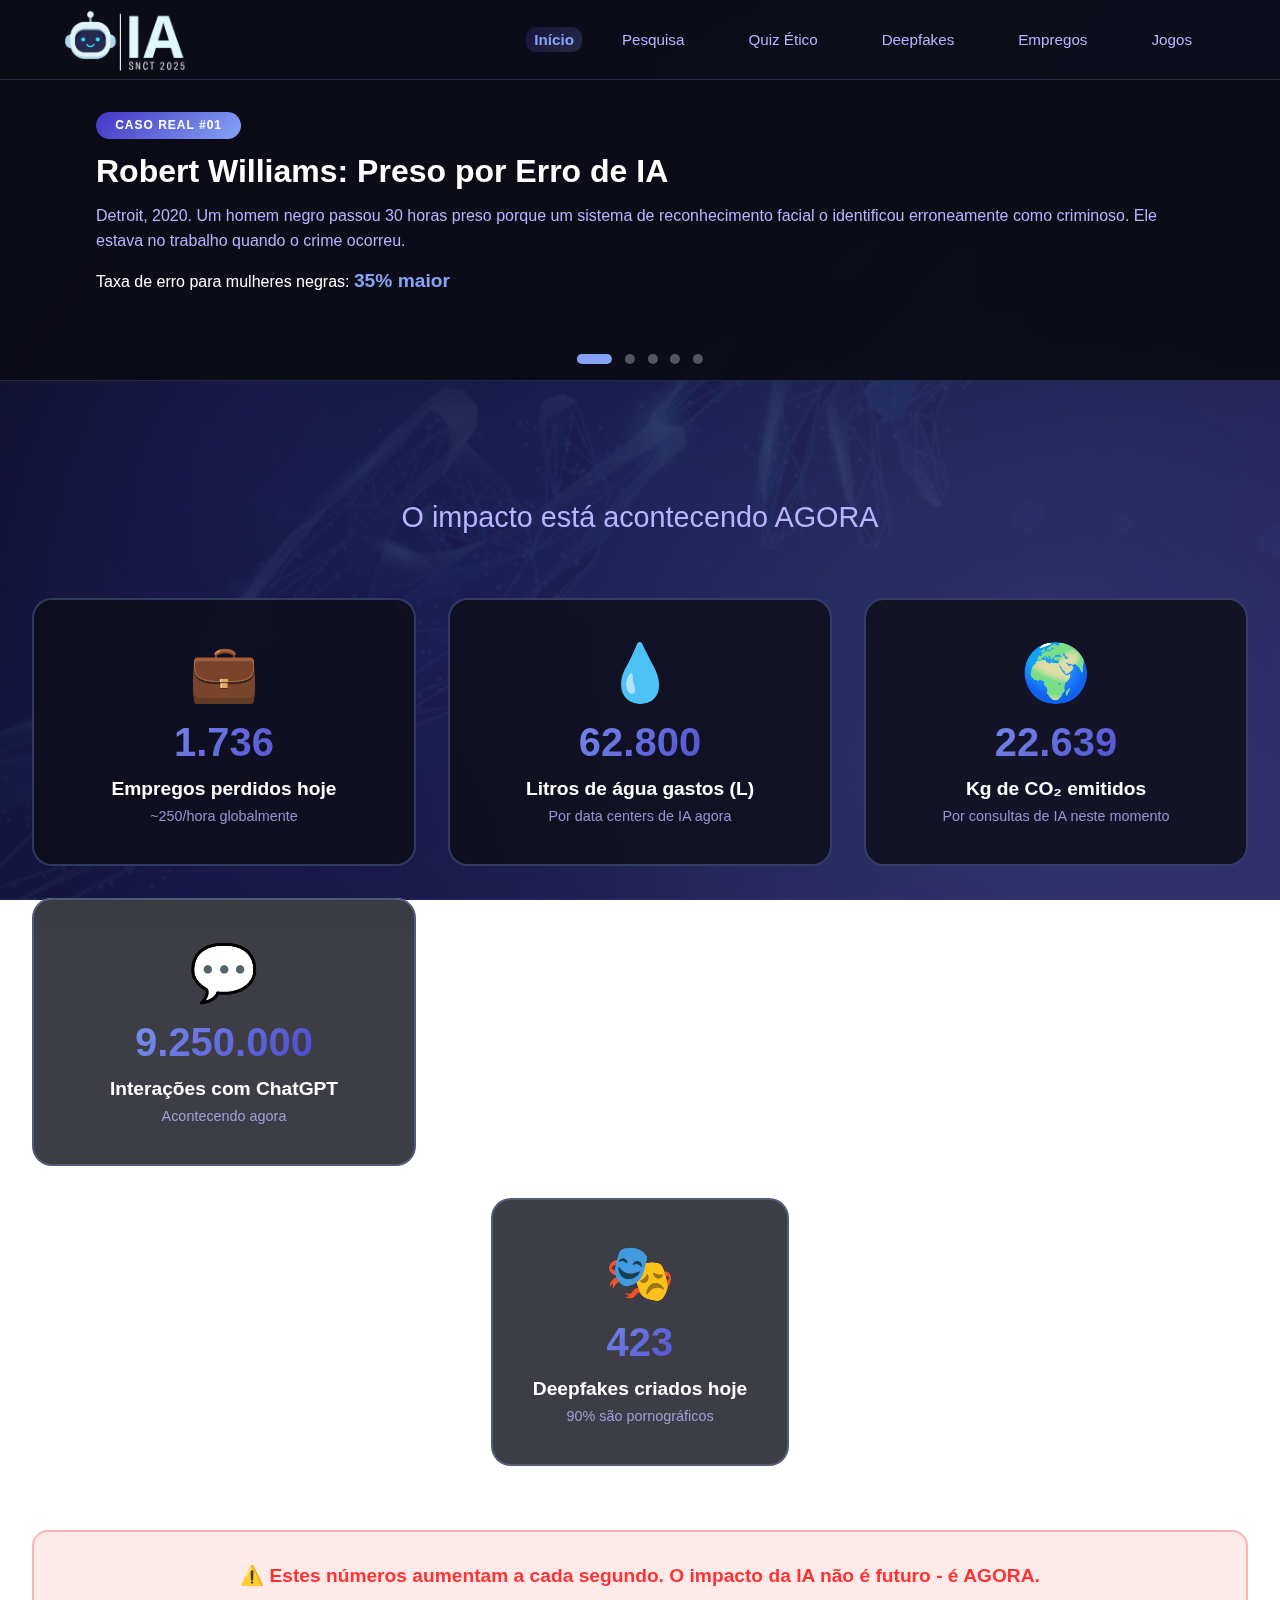
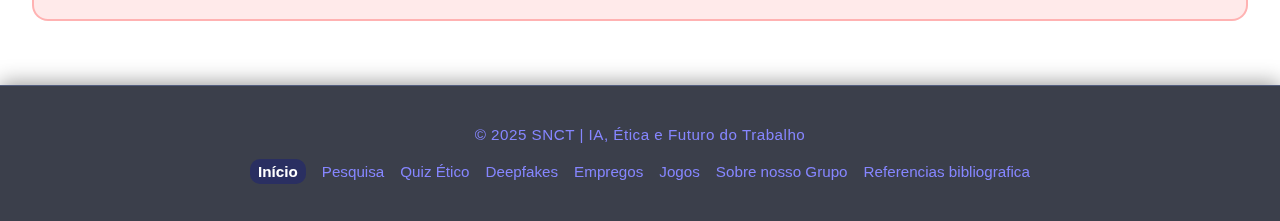
<file: index.html>
<!DOCTYPE html>
<html lang="pt-BR">
<head>
    <meta charset="UTF-8">
    <meta name="viewport" content="width=device-width, initial-scale=1.0">
    <title>Início | IA SNCT 2025</title>
    <link rel="stylesheet" href="pesqui.css">
</head>
<style>
    body {
    font-family: -apple-system, BlinkMacSystemFont, 'Segoe UI', Roboto, 'Helvetica Neue', Arial, sans-serif;
    background: linear-gradient(135deg, rgba(12, 12, 22, 0.95) 0%, rgba(26, 24, 69, 0.85) 50%, rgba(45, 39, 100, 0.95) 100%),
                url('./imagens/image.png');
    background-size: cover;
    background-position: center;
    background-attachment: fixed;
    background-repeat: no-repeat;
    color: var(--text-white);
    min-height: 100vh;
    position: relative;
    overflow-x: hidden;
    padding-top: 0px;
    }

    body::before {
    content: '';
    position: fixed;
    top: 0;
    left: 0;
    width: 100%;
    height: 100%;
    background: 
        radial-gradient(circle at 20% 50%, rgba(65, 54, 195, 0.15) 0%, transparent 50%),
        radial-gradient(circle at 80% 80%, rgba(135, 163, 247, 0.15) 0%, transparent 50%);
    pointer-events: none;
    z-index: 0;
}

</style>
    <header>
        <div class="logo">
            <img src="./imagens/logo.png" alt="SNCT 2025" />
        </div>

        <nav>
            <ul>
                <li><a href="index.html" class="active">Início</a></li>
                <li><a href="pesqui.html">Pesquisa</a></li>
                <li><a href="quiz.html">Quiz Ético</a></li>
                <li><a href="ia.html">Deepfakes</a></li>
                <li><a href="emprego.html">Empregos</a></li>
                <li><a href="det.html">Jogos</a></li>
            </ul>
        </nav>
    </header>

<section class="carousel-section">
    <div class="carousel-container">
        <div class="carousel-slide active">
            <div class="slide-content">
                <span class="slide-tag">Caso Real #01</span>
                <h2>Robert Williams: Preso por Erro de IA</h2>
                <p>Detroit, 2020. Um homem negro passou 30 horas preso porque um sistema de reconhecimento facial o identificou erroneamente como criminoso. Ele estava no trabalho quando o crime ocorreu.</p>
                <div>Taxa de erro para mulheres negras: <span class="highlight">35% maior</span></div>
            </div>
        </div>

        <div class="carousel-slide">
            <div class="slide-content">
                <span class="slide-tag">Caso Real #02</span>
                <h2>Amazon: IA Sexista no Recrutamento</h2>
                <p>2018. A Amazon abandonou seu sistema de IA para avaliar currículos após descobrir que discriminava sistematicamente mulheres, penalizando a palavra "mulher" e universidades femininas.</p>
                <div>Sistema treinado com <span class="highlight">10 anos</span> de dados enviesados</div>
            </div>
        </div>

        <div class="carousel-slide">
            <div class="slide-content">
                <span class="slide-tag">Caso Real #03</span>
                <h2>Uber: Morte por Carro Autônomo</h2>
                <p>Arizona, 2018. Uma pedestre foi morta por carro autônomo da Uber. O sistema a classificou como "objeto desconhecido", depois "veículo", depois "bicicleta". Quem é o responsável?</p>
                <div>Responsabilidade: <span class="highlight">Difusa e não resolvida</span></div>
            </div>
        </div>

        <div class="carousel-slide">
            <div class="slide-content">
                <span class="slide-tag">Caso Real #04</span>
                <h2>COMPAS: Justiça Algorítmica Racista</h2>
                <p>EUA. Sistema usado em tribunais classificava réus negros como "alto risco" com frequência 2x maior que brancos, mesmo com fichas criminais idênticas.</p>
                <div>Falsos positivos para negros: <span class="highlight">45%</span> vs 23% brancos</div>
            </div>
        </div>

        <div class="carousel-slide">
            <div class="slide-content">
                <span class="slide-tag">Caso Real #05</span>
                <h2>Deepfake: Fraude de US$ 243 Mil</h2>
                <p>Criminosos usaram deepfake de voz do CEO para convencer gerente financeiro a transferir dinheiro. O gerente estava convencido de estar falando com seu chefe real.</p>
                <div>Deepfakes pornográficos: <span class="highlight">90%</span> vitimizam mulheres</div>
            </div>
        </div>

        <div class="carousel-indicators">
            <span class="indicator active" data-slide="0"></span>
            <span class="indicator" data-slide="1"></span>
            <span class="indicator" data-slide="2"></span>
            <span class="indicator" data-slide="3"></span>
            <span class="indicator" data-slide="4"></span>
        </div>
    </div>
</section>

<section id="contador" class="container">
  <div class="header">
    <p class="hero-subtitle">O impacto está acontecendo AGORA</p>
  </div>

<div class="counter-grid">
    <div class="counter-card">
      <div class="counter-icon">💼</div>
      <div class="counter-number" data-target="3472" data-increment="0.35">0</div>
      <div class="counter-label">Empregos perdidos hoje</div>
      <div class="counter-sublabel">~250/hora globalmente</div>
    </div>

    <div class="counter-card">
      <div class="counter-icon">💧</div>
      <div class="counter-number" data-target="125600" data-increment="12.5">0</div>
      <div class="counter-label">Litros de água gastos (L)</div>
      <div class="counter-sublabel">Por data centers de IA agora</div>
    </div>

    <div class="counter-card">
      <div class="counter-icon">🌍</div>
      <div class="counter-number" data-target="45280" data-increment="4.3">0</div>
      <div class="counter-label">Kg de CO₂ emitidos</div>
      <div class="counter-sublabel">Por consultas de IA neste momento</div>
    </div>

    <div class="counter-card">
      <div class="counter-icon">💬</div>
      <div class="counter-number" data-target="18500000" data-increment="1200">0</div>
      <div class="counter-label">Interações com ChatGPT</div>
      <div class="counter-sublabel">Acontecendo agora</div>
    </div>

    <!-- DEEPFAKE CENTRALIZADO -->
    <div class="counter-card" style="grid-column: 1 / -1; max-width: 600px; margin: 0 auto;">
      <div class="counter-icon">🎭</div>
      <div class="counter-number" data-target="847" data-increment="0.8">0</div>
      <div class="counter-label">Deepfakes criados hoje</div>
      <div class="counter-sublabel">90% são pornográficos</div>
    </div>
  </div>
  
  <div class="counter-footer">
    <p>⚠️ Estes números aumentam a cada segundo. O impacto da IA não é futuro - é AGORA.</p>
  </div>
</section>
<footer>
        <p>© 2025 SNCT | IA, Ética e Futuro do Trabalho</p>
        <ul>
                <li><a href="index.html">Início</a></li>
                <li><a href="pesqui.html">Pesquisa</a></li>
                <li><a href="quiz.html">Quiz Ético</a></li>
                <li><a href="ia.html" class="active">Deepfakes</a></li>
                <li><a href="emprego.html">Empregos</a></li>
                <li><a href="det.html">Jogos</a></li>
                <li><a href="sobre.html">Sobre nosso Grupo</a></li>
                <li><a href="fontes.html">Referencias bibliografica</a></li>
            </ul>
    </footer>
</body>
</html>

<script src="./src/js/fotter.js"></script>
    <script src="./src/js/index.js"></script>
</body>


</html>
</file>
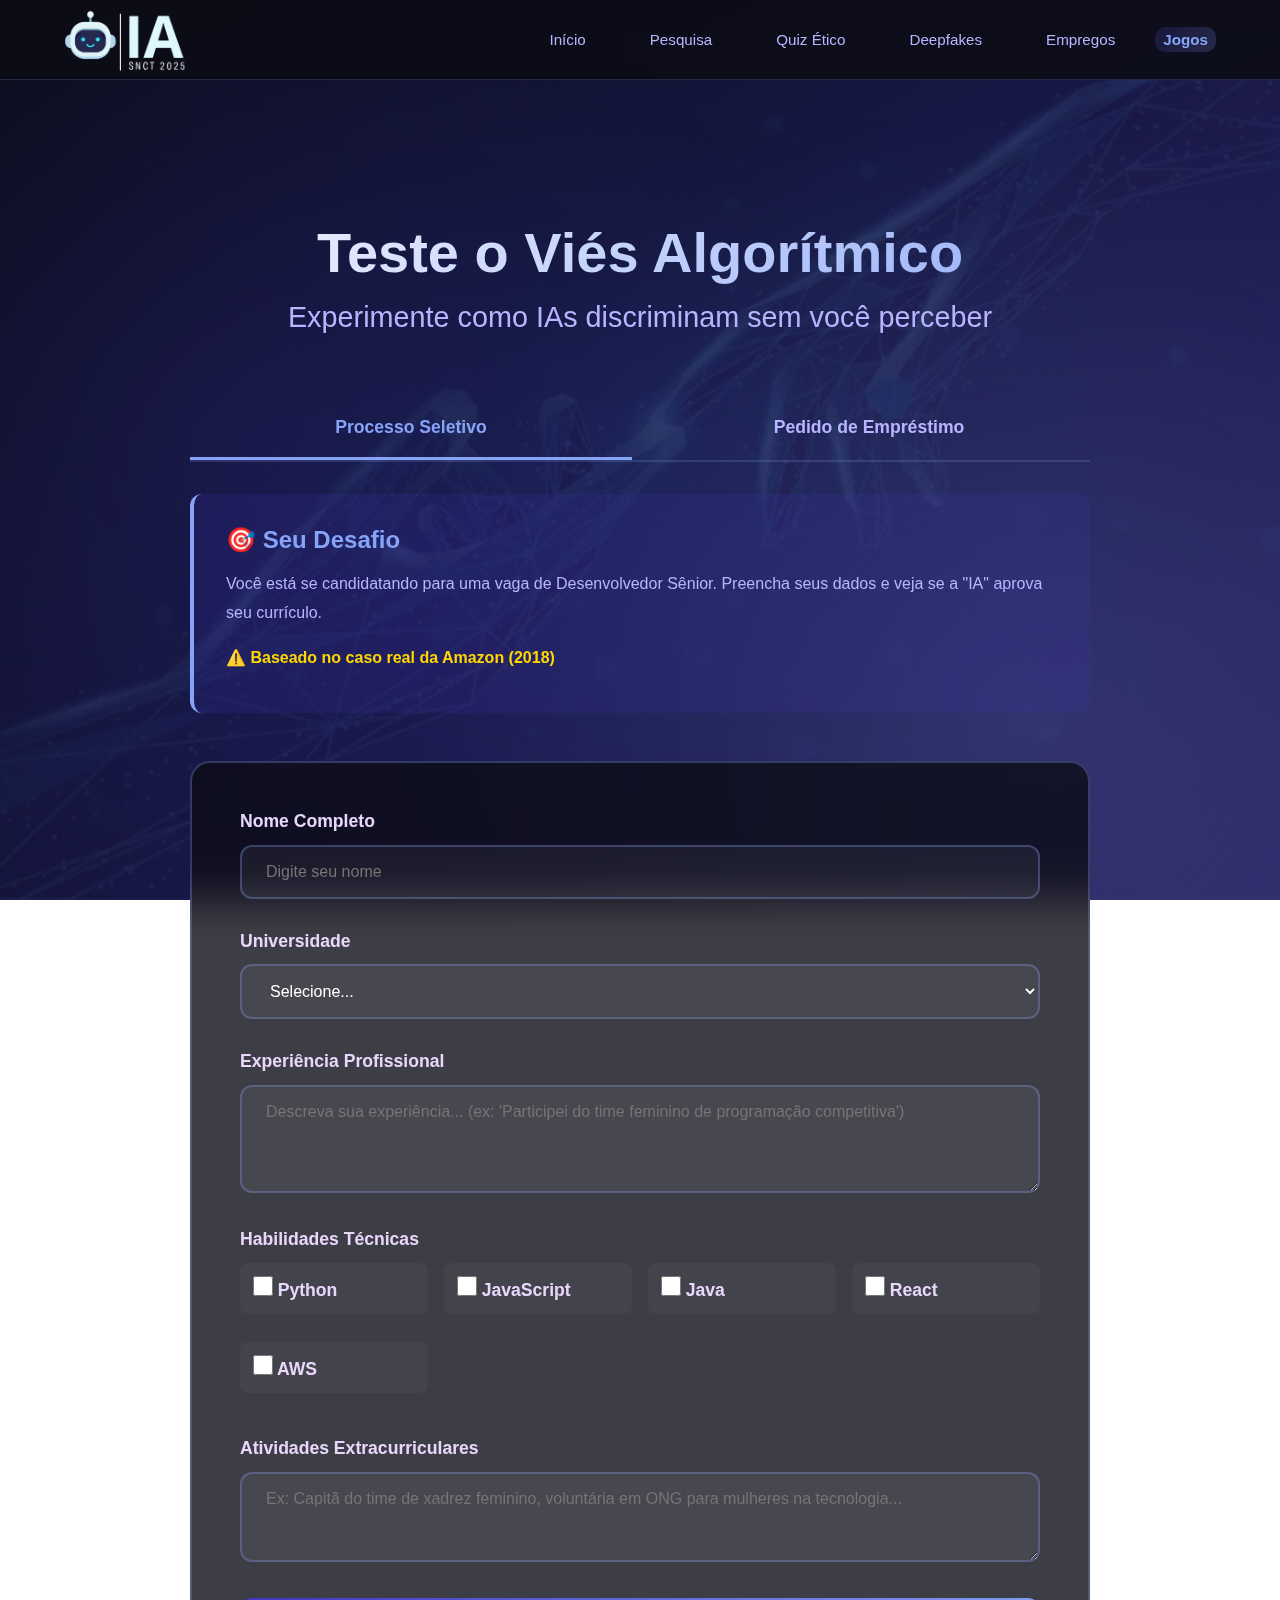
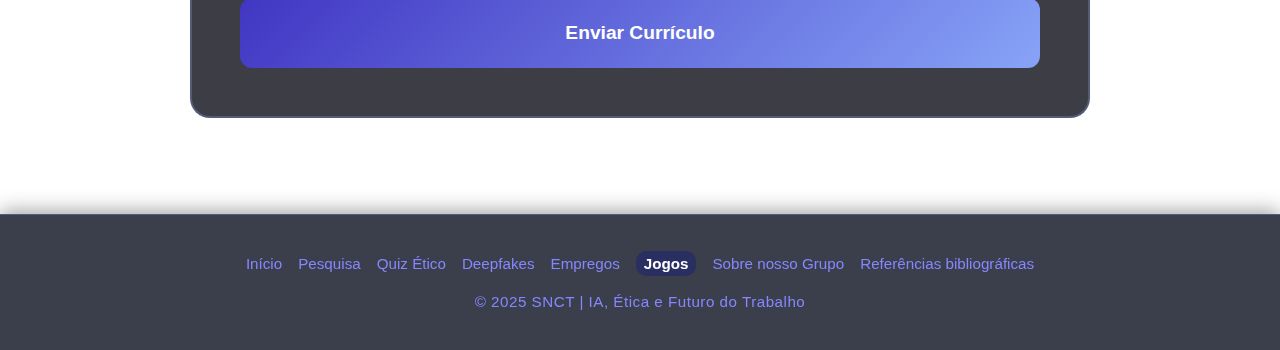
<file: det.html>
<!DOCTYPE html>
<html lang="pt-BR">
<head>
    <meta charset="UTF-8">
    <meta name="viewport" content="width=device-width, initial-scale=1.0">
    <title>IA, Ética e Futuro do Trabalho | SNCT 2025</title>
    <link rel="stylesheet" href="pesqui.css">
</head>
<style>
    body {
    font-family: -apple-system, BlinkMacSystemFont, 'Segoe UI', Roboto, 'Helvetica Neue', Arial, sans-serif;
    background: linear-gradient(135deg, rgba(12, 12, 22, 0.95) 0%, rgba(26, 24, 69, 0.85) 50%, rgba(45, 39, 100, 0.95) 100%),
                url('./imagens/image.png');
    background-size: cover;
    background-position: center;
    background-attachment: fixed;
    background-repeat: no-repeat;
    color: var(--text-white);
    min-height: 100vh;
    position: relative;
    overflow-x: hidden;
    }

    body::before {
    content: '';
    position: fixed;
    top: 0;
    left: 0;
    width: 100%;
    height: 100%;
    background: 
        radial-gradient(circle at 20% 50%, rgba(65, 54, 195, 0.15) 0%, transparent 50%),
        radial-gradient(circle at 80% 80%, rgba(135, 163, 247, 0.15) 0%, transparent 50%);
    pointer-events: none;
    z-index: 0;
}

</style>
<body>
    <header>
<div class="logo">
    <img src="./imagens/logo.png" alt="SNCT 2025" />
</div>

        <nav>
            <ul>
                <li><a href="index.html">Início</a></li>
                <li><a href="pesqui.html">Pesquisa</a></li>
                <li><a href="quiz.html">Quiz Ético</a></li>
                <li><a href="ia.html">Deepfakes</a></li>
                <li><a href="emprego.html">Empregos</a></li>
                <li><a href="det.html" class="active">Jogos</a></li>
            </ul>
        </nav>
    </header>

    <section id="vies" class="container">
    <div class="header">
        <h1>Teste o Viés Algorítmico</h1>
        <p class="hero-subtitle">Experimente como IAs discriminam sem você perceber</p>
    </div>

    <div class="bias-game">
        <div class="game-tabs">
            <button class="tab-btn active" data-game="curriculo">Processo Seletivo</button>
            <button class="tab-btn" data-game="emprestimo">Pedido de Empréstimo</button>
        </div>

        <!-- JOGO 1: CURRÍCULO -->
        <div id="game-curriculo" class="game-content active">
            <div class="game-intro">
                <h3>🎯 Seu Desafio</h3>
                <p>Você está se candidatando para uma vaga de Desenvolvedor Sênior. Preencha seus dados e veja se a "IA" aprova seu currículo.</p>
                <p class="warning">⚠️ Baseado no caso real da Amazon (2018)</p>
            </div>

            <div class="form-container">
                <div class="form-group">
                    <label>Nome Completo</label>
                    <input type="text" id="nome" placeholder="Digite seu nome">
                </div>

                <div class="form-group">
                    <label>Universidade</label>
                    <select id="universidade">
                        <option value="">Selecione...</option>
                        <option value="usp">USP</option>
                        <option value="unicamp">UNICAMP</option>
                        <option value="ufrj">UFRJ</option>
                        <option value="ufmg">UFMG</option>
                        <option value="mackenzie">Mackenzie</option>
                        <option value="puc">PUC</option>
                        <option value="unigranrio">UniGranRio (Feminina)</option>
                        <option value="hunter">Hunter College (EUA - Feminina)</option>
                    </select>
                </div>

                <div class="form-group">
                    <label>Experiência Profissional</label>
                    <textarea id="experiencia" rows="4" placeholder="Descreva sua experiência... (ex: 'Participei do time feminino de programação competitiva')"></textarea>
                </div>

                <div class="form-group">
                    <label>Habilidades Técnicas</label>
                    <div class="skills-options">
                        <label class="checkbox-label">
                            <input type="checkbox" value="python"> Python
                        </label>
                        <label class="checkbox-label">
                            <input type="checkbox" value="javascript"> JavaScript
                        </label>
                        <label class="checkbox-label">
                            <input type="checkbox" value="java"> Java
                        </label>
                        <label class="checkbox-label">
                            <input type="checkbox" value="react"> React
                        </label>
                        <label class="checkbox-label">
                            <input type="checkbox" value="aws"> AWS
                        </label>
                    </div>
                </div>

                <div class="form-group">
                    <label>Atividades Extracurriculares</label>
                    <textarea id="atividades" rows="3" placeholder="Ex: Capitã do time de xadrez feminino, voluntária em ONG para mulheres na tecnologia..."></textarea>
                </div>

                <button id="submitCurriculo" class="btn btn-large">Enviar Currículo</button>
            </div>

            <div id="resultCurriculo" class="game-result">
                <!-- Resultado aparece aqui -->
            </div>
        </div>

        <!-- JOGO 2: EMPRÉSTIMO -->
        <div id="game-emprestimo" class="game-content">
            <div class="game-intro">
                <h3>🏦 Seu Desafio</h3>
                <p>Você precisa de um empréstimo de R$ 50.000 para abrir seu negócio. Preencha o formulário e veja se a "IA do banco" aprova.</p>
                <p class="warning">⚠️ Baseado em casos reais de discriminação financeira</p>
            </div>

            <div class="form-container">
                <div class="form-group">
                    <label>Nome Completo</label>
                    <input type="text" id="nomeEmp" placeholder="Digite seu nome">
                </div>

                <div class="form-group">
                    <label>CEP do Endereço</label>
                    <input type="text" id="cep" placeholder="00000-000">
                    <small>Alguns CEPs são automaticamente marcados como "alto risco"</small>
                </div>

                <div class="form-group">
                    <label>Renda Mensal</label>
                    <input type="number" id="renda" placeholder="5000">
                </div>

                <div class="form-group">
                    <label>Profissão</label>
                    <select id="profissao">
                        <option value="">Selecione...</option>
                        <option value="engenheiro">Engenheiro</option>
                        <option value="medico">Médico</option>
                        <option value="professor">Professor</option>
                        <option value="autonomo">Autônomo</option>
                        <option value="artista">Artista</option>
                        <option value="comerciante">Comerciante</option>
                        <option value="motorista">Motorista</option>
                        <option value="domestica">Empregada Doméstica</option>
                    </select>
                </div>

                <div class="form-group">
                    <label>Histórico de Crédito</label>
                    <select id="credito">
                        <option value="excelente">Excelente (Score 900+)</option>
                        <option value="bom">Bom (Score 700-899)</option>
                        <option value="regular">Regular (Score 500-699)</option>
                        <option value="ruim">Ruim (Score < 500)</option>
                    </select>
                </div>

                <div class="form-group">
                    <label>Possui Dependentes?</label>
                    <select id="dependentes">
                        <option value="nao">Não</option>
                        <option value="1-2">Sim, 1-2</option>
                        <option value="3+">Sim, 3 ou mais</option>
                    </select>
                </div>

                <button id="submitEmprestimo" class="btn btn-large">Solicitar Empréstimo</button>
            </div>

            <div id="resultEmprestimo" class="game-result">
                <!-- Resultado aparece aqui -->
            </div>
        </div>
    </div>
</section>

<script src="./src/js/det.js"></script>

      <footer>
  <ul>
    <li><a href="index.html">Início</a></li>
    <li><a href="pesqui.html">Pesquisa</a></li>
    <li><a href="quiz.html">Quiz Ético</a></li>
    <li><a href="ia.html">Deepfakes</a></li>
    <li><a href="emprego.html">Empregos</a></li>
    <li><a href="det.html">Jogos</a></li>
    <li><a href="sobre.html">Sobre nosso Grupo</a></li>
    <li><a href="fontes.html">Referências bibliográficas</a></li>
  </ul>
  <p>© 2025 SNCT | IA, Ética e Futuro do Trabalho</p>
</footer>
<script src="./src/js/fotter.js"></script>
</body>
</html>

</body>
</html>
</file>
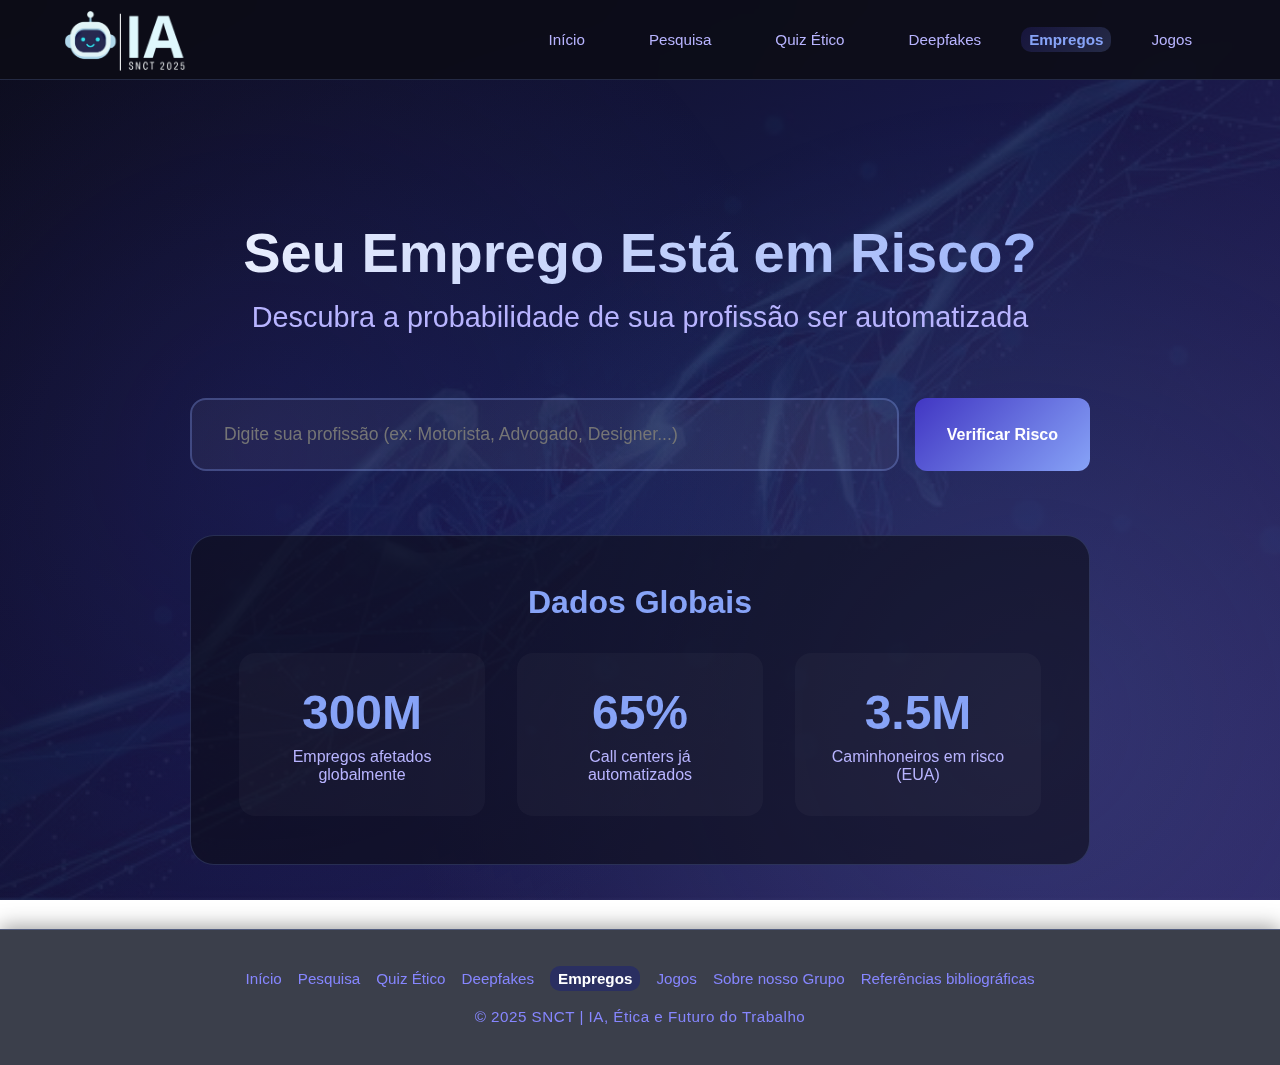
<file: emprego.html>
<!DOCTYPE html>
<html lang="pt-BR">
<head>
    <meta charset="UTF-8">
    <meta name="viewport" content="width=device-width, initial-scale=1.0">
    <title>IA, Ética e Futuro do Trabalho | SNCT 2025</title>
    <link rel="stylesheet" href="pesqui.css">
</head>
<style>
    body {
    font-family: -apple-system, BlinkMacSystemFont, 'Segoe UI', Roboto, 'Helvetica Neue', Arial, sans-serif;
    background: linear-gradient(135deg, rgba(12, 12, 22, 0.95) 0%, rgba(26, 24, 69, 0.85) 50%, rgba(45, 39, 100, 0.95) 100%),
                url('./imagens/image.png');
    background-size: cover;
    background-position: center;
    background-attachment: fixed;
    background-repeat: no-repeat;
    color: var(--text-white);
    min-height: 100vh;
    position: relative;
    overflow-x: hidden;
    }

    body::before {
    content: '';
    position: fixed;
    top: 0;
    left: 0;
    width: 100%;
    height: 100%;
    background: 
        radial-gradient(circle at 20% 50%, rgba(65, 54, 195, 0.15) 0%, transparent 50%),
        radial-gradient(circle at 80% 80%, rgba(135, 163, 247, 0.15) 0%, transparent 50%);
    pointer-events: none;
    z-index: 0;
}

</style>
<body>
    <header>
<div class="logo">
    <img src="./imagens/logo.png" alt="SNCT 2025" />
</div>

        <nav>
            <ul>
                <li><a href="index.html">Início</a></li>
                <li><a href="pesqui.html">Pesquisa</a></li>
                <li><a href="quiz.html">Quiz Ético</a></li>
                <li><a href="ia.html">Deepfakes</a></li>
                <li><a href="emprego.html"  class="active">Empregos</a></li>
                <li><a href="det.html">Jogos</a></li>
            </ul>
        </nav>
    </header>

    <section id="emprego" class="container">
    <div class="header">
        <h1>Seu Emprego Está em Risco?</h1>
        <p class="hero-subtitle">Descubra a probabilidade de sua profissão ser automatizada</p>
    </div>

    <div class="job-checker">
        <div class="job-input-container">
            <input type="text" id="jobInput" class="job-input" placeholder="Digite sua profissão (ex: Motorista, Advogado, Designer...)">
            <button id="checkJobBtn" class="btn">Verificar Risco</button>
        </div>

        <div id="jobResult" class="job-result">
            <!-- Resultado aparece aqui -->
        </div>

        <div class="job-stats">
            <h3>Dados Globais</h3>
            <div class="stats-grid">
                <div class="stat-item">
                    <div class="stat-number">300M</div>
                    <div class="stat-label">Empregos afetados globalmente</div>
                </div>
                <div class="stat-item">
                    <div class="stat-number">65%</div>
                    <div class="stat-label">Call centers já automatizados</div>
                </div>
                <div class="stat-item">
                    <div class="stat-number">3.5M</div>
                    <div class="stat-label">Caminhoneiros em risco (EUA)</div>
                </div>
            </div>
        </div>
    </div>
</section>

<script src="./src/js/emprego.js"></script>

       <footer>
  <ul>
    <li><a href="index.html">Início</a></li>
    <li><a href="pesqui.html">Pesquisa</a></li>
    <li><a href="quiz.html">Quiz Ético</a></li>
    <li><a href="ia.html">Deepfakes</a></li>
    <li><a href="emprego.html">Empregos</a></li>
    <li><a href="det.html">Jogos</a></li>
    <li><a href="sobre.html">Sobre nosso Grupo</a></li>
    <li><a href="fontes.html">Referências bibliográficas</a></li>
  </ul>
  <p>© 2025 SNCT | IA, Ética e Futuro do Trabalho</p>
</footer>

</body>
</html>
<script src="./src/js/fotter.js"></script>
    <script src="./src/js/pesqui.js"></script>
</body>
</html>
</file>
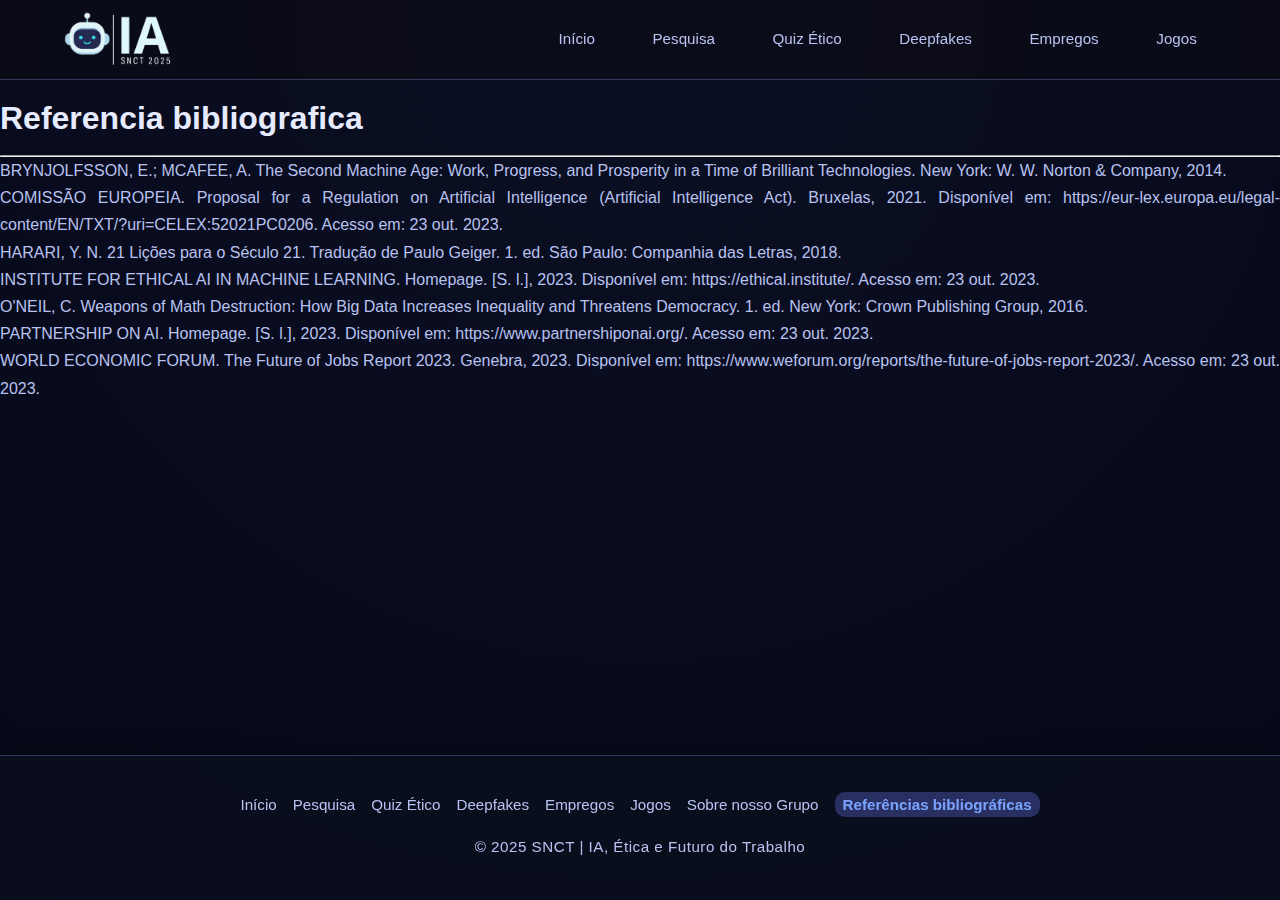
<file: fontes.html>
<!DOCTYPE html>
<html lang="en">
<head>
    <meta charset="UTF-8">
    <meta name="viewport" content="width=device-width, initial-scale=1.0">
    <title>Document</title>
    <link rel="stylesheet" href="./css a toa/sobre.css">
</head>
<body>

    <header>
    <div class="logo">
    <img src="./imagens/logo.png" alt="SNCT 2025" />
</div>

        <nav>
            <ul>
                <li><a href="index.html">Início</a></li>
                <li><a href="pesqui.html">Pesquisa</a></li>
                <li><a href="quiz.html">Quiz Ético</a></li>
                <li><a href="ia.html">Deepfakes</a></li>
                <li><a href="emprego.html"  class="active">Empregos</a></li>
                <li><a href="det.html">Jogos</a></li>
            </ul>
        </nav>
    </header>
<div>
    <h1>Referencia bibliografica</h1><br><hr>
   <p> BRYNJOLFSSON, E.; MCAFEE, A. The Second Machine Age: Work, Progress, and Prosperity in a Time of Brilliant Technologies. New York: W. W. Norton & Company, 2014.<br>

COMISSÃO EUROPEIA. Proposal for a Regulation on Artificial Intelligence (Artificial Intelligence Act). Bruxelas, 2021. Disponível em: https://eur-lex.europa.eu/legal-content/EN/TXT/?uri=CELEX:52021PC0206. Acesso em: 23 out. 2023.<br>

HARARI, Y. N. 21 Lições para o Século 21. Tradução de Paulo Geiger. 1. ed. São Paulo: Companhia das Letras, 2018.<br>

INSTITUTE FOR ETHICAL AI IN MACHINE LEARNING. Homepage. [S. l.], 2023. Disponível em: https://ethical.institute/. Acesso em: 23 out. 2023.<br>

O'NEIL, C. Weapons of Math Destruction: How Big Data Increases Inequality and Threatens Democracy. 1. ed. New York: Crown Publishing Group, 2016.<br>

PARTNERSHIP ON AI. Homepage. [S. l.], 2023. Disponível em: https://www.partnershiponai.org/. Acesso em: 23 out. 2023.<br>

WORLD ECONOMIC FORUM. The Future of Jobs Report 2023. Genebra, 2023. Disponível em: https://www.weforum.org/reports/the-future-of-jobs-report-2023/. Acesso em: 23 out. 2023.<br></p>
</div>


<footer>
  <ul>
    <li><a href="index.html">Início</a></li>
    <li><a href="pesqui.html">Pesquisa</a></li>
    <li><a href="quiz.html">Quiz Ético</a></li>
    <li><a href="ia.html">Deepfakes</a></li>
    <li><a href="emprego.html">Empregos</a></li>
    <li><a href="det.html">Jogos</a></li>
    <li><a href="sobre.html">Sobre nosso Grupo</a></li>
    <li><a href="fontes.html">Referências bibliográficas</a></li>
  </ul>
  <p>© 2025 SNCT | IA, Ética e Futuro do Trabalho</p>
</footer>
<script src="./src/js/fotter.js"></script>
</body>
</html>
</file>
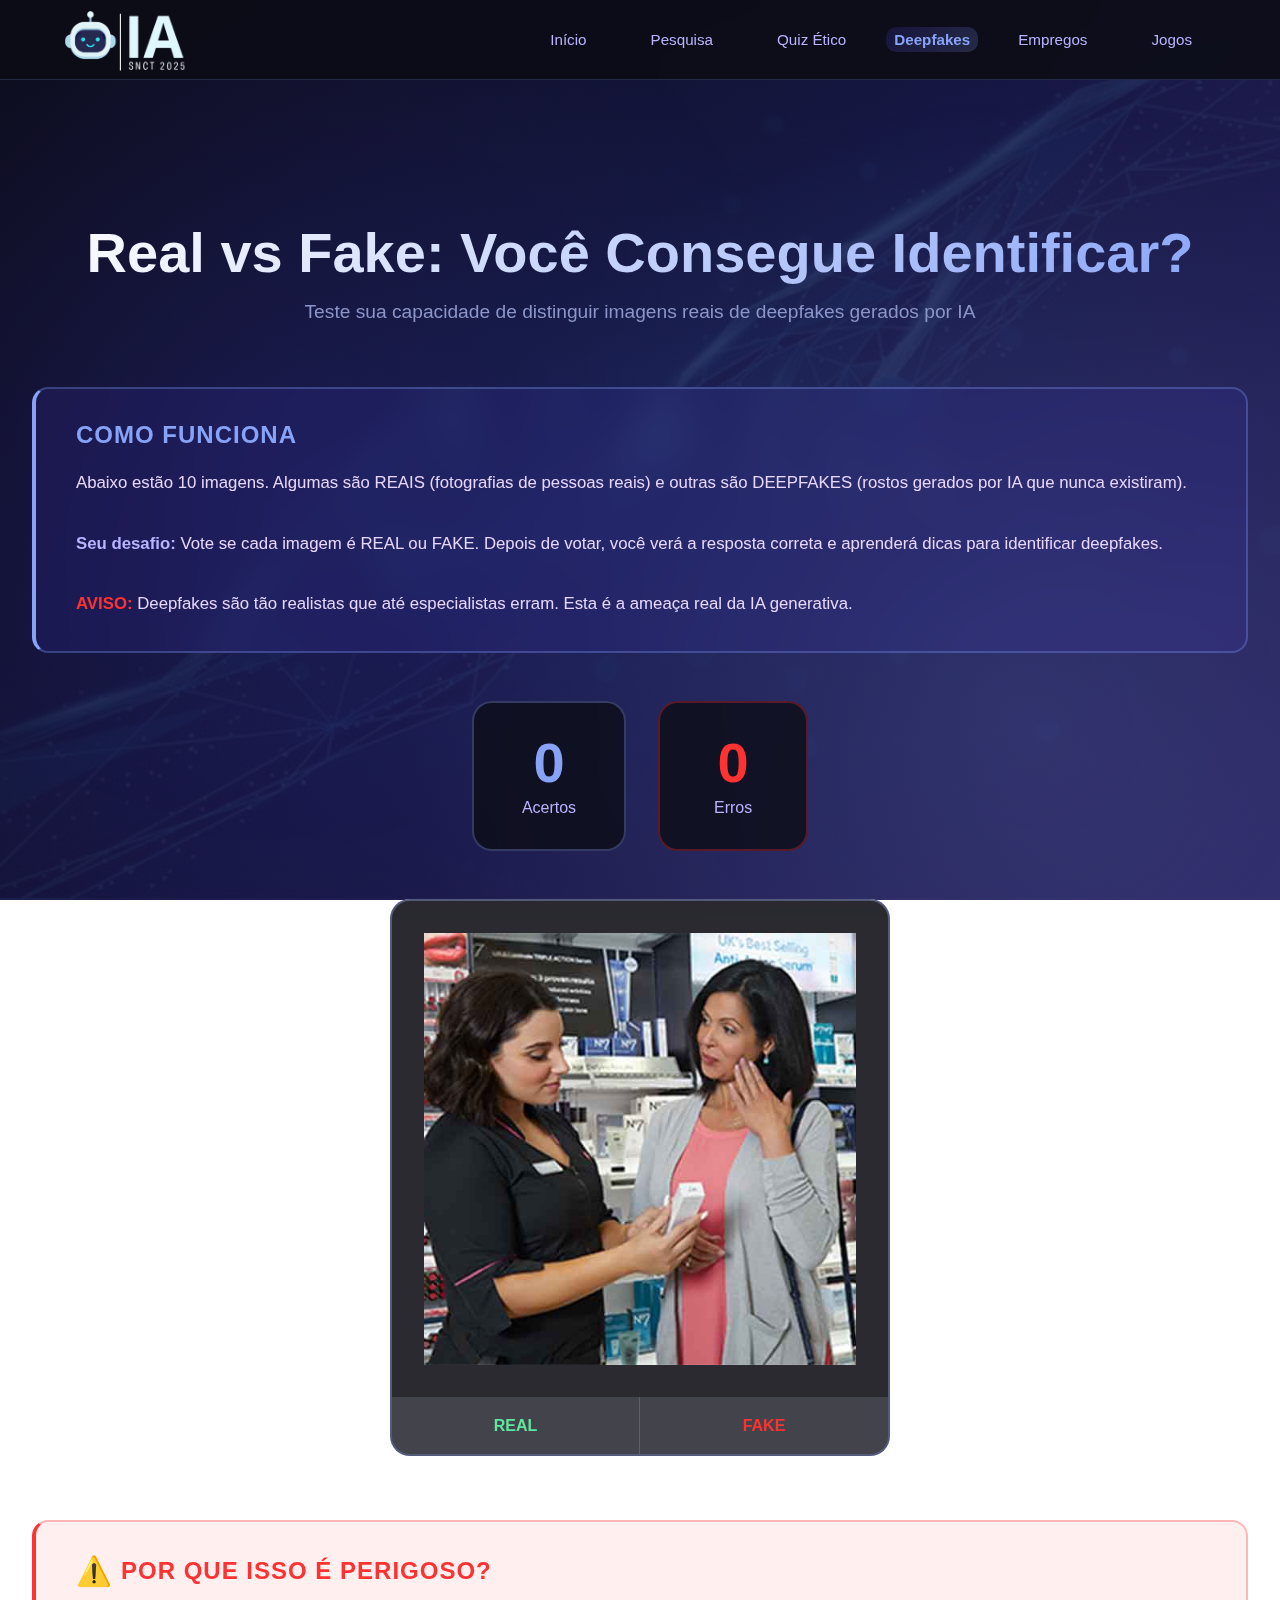
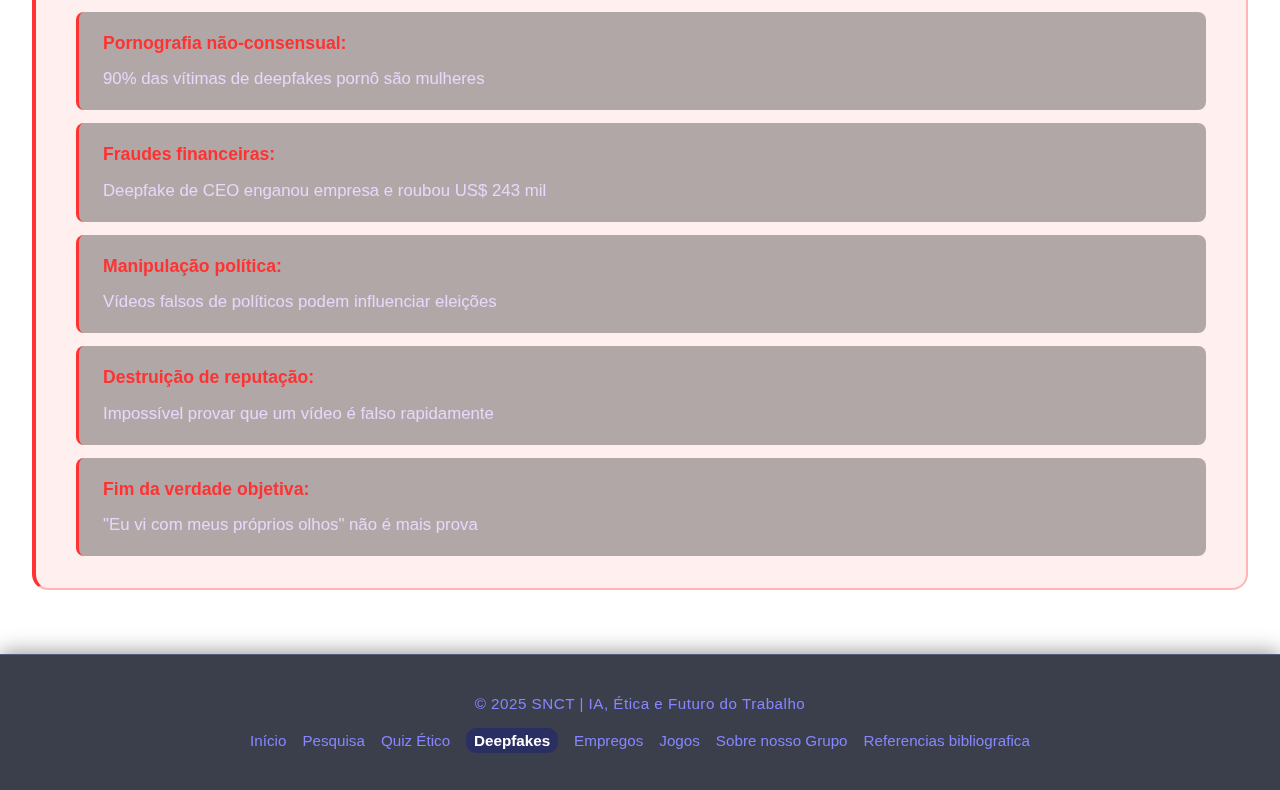
<file: ia.html>
<!DOCTYPE html>
<html lang="pt-BR">
<head>
    <meta charset="UTF-8">
    <meta name="viewport" content="width=device-width, initial-scale=1.0">
    <title>Deepfakes | IA, Ética e Futuro</title>
    <link rel="stylesheet" href="pesqui.css">
</head>
<style>
    body {
    font-family: -apple-system, BlinkMacSystemFont, 'Segoe UI', Roboto, 'Helvetica Neue', Arial, sans-serif;
    background: linear-gradient(135deg, rgba(12, 12, 22, 0.95) 0%, rgba(26, 24, 69, 0.85) 50%, rgba(45, 39, 100, 0.95) 100%),
                url('./imagens/image.png');
    background-size: cover;
    background-position: center;
    background-attachment: fixed;
    background-repeat: no-repeat;
    color: var(--text-white);
    min-height: 100vh;
    position: relative;
    overflow-x: hidden;
    }

    body::before {
    content: '';
    position: fixed;
    top: 0;
    left: 0;
    width: 100%;
    height: 100%;
    background: 
        radial-gradient(circle at 20% 50%, rgba(65, 54, 195, 0.15) 0%, transparent 50%),
        radial-gradient(circle at 80% 80%, rgba(135, 163, 247, 0.15) 0%, transparent 50%);
    pointer-events: none;
    z-index: 0;
}

</style>
<body>
    <header>
        <div class="logo">
    <img src="./imagens/logo.png" alt="SNCT 2025" />
</div>
        <nav>
            <ul>
                <li><a href="index.html">Início</a></li>
                <li><a href="pesqui.html">Pesquisa</a></li>
                <li><a href="quiz.html">Quiz Ético</a></li>
                <li><a href="ia.html" class="active">Deepfakes</a></li>
                <li><a href="emprego.html">Empregos</a></li>
                <li><a href="det.html">Jogos</a></li>
            </ul>
        </nav>
    </header>

    <div class="container">
        <div class="header">
            <h1>Real vs Fake: Você Consegue Identificar?</h1>
            <p style="color: #8b95c9; font-size: 1.2rem;">Teste sua capacidade de distinguir imagens reais de deepfakes gerados por IA</p>
        </div>

        <div class="info-box">
            <h3>COMO FUNCIONA</h3>
            <p>
                Abaixo estão 10 imagens. Algumas são REAIS (fotografias de pessoas reais) e outras são DEEPFAKES (rostos gerados por IA que nunca existiram).
                <br><br>
                <strong>Seu desafio:</strong> Vote se cada imagem é REAL ou FAKE. Depois de votar, você verá a resposta correta e aprenderá dicas para identificar deepfakes.
                <br><br>
                <strong style="color: #ff3232;">AVISO:</strong> Deepfakes são tão realistas que até especialistas erram. Esta é a ameaça real da IA generativa.
            </p>
        </div>

        <div class="score-display">
            <div class="score-item">
                <div class="score-number" id="correctCount">0</div>
                <div class="score-label">Acertos</div>
            </div>
            <div class="score-item">
                <div class="score-number" id="wrongCount">0</div>
                <div class="score-label">Erros</div>
            </div>
        </div>

        <div class="gallery-grid" id="gallery">
            <!-- Imagens serão inseridas aqui via JavaScript -->
        </div>

        <div class="final-results" id="finalResults">
            <h2 style="color: #00d9ff; font-size: 2.5rem; margin-bottom: 1rem;">Teste Completo!</h2>
            <div class="final-score" id="finalScore">0/10</div>
            <p style="font-size: 1.5rem; color: #8b95c9; margin-bottom: 2rem;" id="finalMessage"></p>
            <button class="vote-btn real" onclick="location.reload()" style="max-width: 300px; margin: 0 auto; border-color: #00d9ff; color: #00d9ff; background: rgba(0, 217, 255, 0.1); border: 2px solid #00d9ff; border-radius: 12px; padding: 1.2rem 2.5rem;">
                Tentar Novamente
            </button>
        </div>

        <div class="warning-box">
            <h3>POR QUE ISSO É PERIGOSO?</h3>
            <ul>
                <li><strong>Pornografia não-consensual:</strong> 90% das vítimas de deepfakes pornô são mulheres</li>
                <li><strong>Fraudes financeiras:</strong> Deepfake de CEO enganou empresa e roubou US$ 243 mil</li>
                <li><strong>Manipulação política:</strong> Vídeos falsos de políticos podem influenciar eleições</li>
                <li><strong>Destruição de reputação:</strong> Impossível provar que um vídeo é falso rapidamente</li>
                <li><strong>Fim da verdade objetiva:</strong> "Eu vi com meus próprios olhos" não é mais prova</li>
            </ul>
        </div>
    </div>
    <footer>
        <p>© 2025 SNCT | IA, Ética e Futuro do Trabalho</p>
        <ul>
                <li><a href="index.html">Início</a></li>
                <li><a href="pesqui.html">Pesquisa</a></li>
                <li><a href="quiz.html">Quiz Ético</a></li>
                <li><a href="ia.html" class="active">Deepfakes</a></li>
                <li><a href="emprego.html">Empregos</a></li>
                <li><a href="det.html">Jogos</a></li>
                <li><a href="sobre.html">Sobre nosso Grupo</a></li>
                <li><a href="fontes.html">Referencias bibliografica</a></li>
            </ul>
    </footer>
</body>
</html>
<script src="./src/js/fotter.js"></script>
        <script src="./src/js/ia.js"></script>
</body>
</html>
</file>
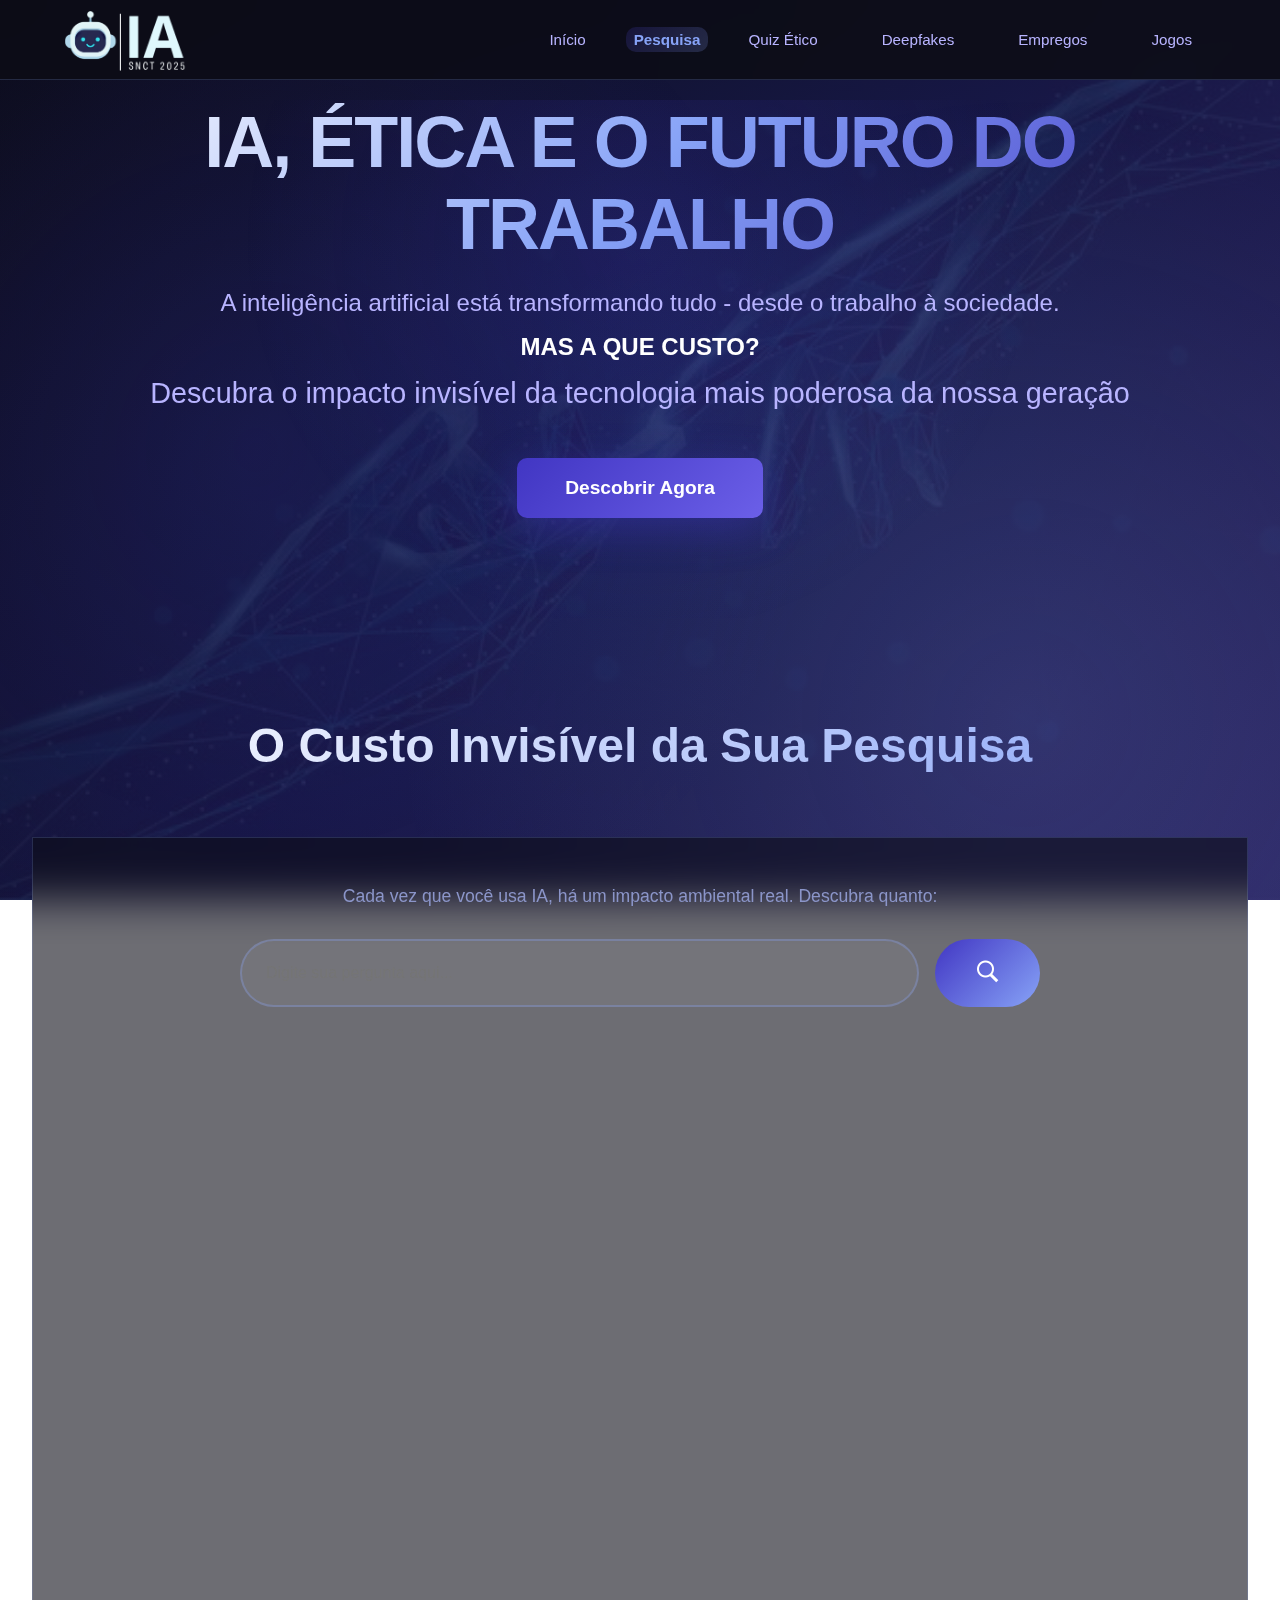
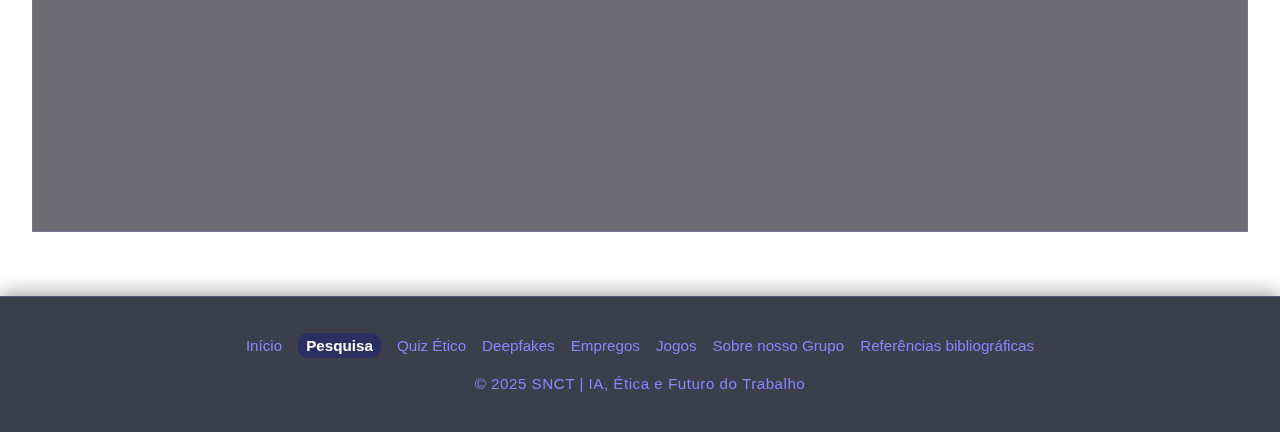
<file: pesqui.html>
<!DOCTYPE html>
<html lang="pt-BR">
<head>
    <meta charset="UTF-8">
    <meta name="viewport" content="width=device-width, initial-scale=1.0">
    <title>IA, Ética e Futuro do Trabalho | SNCT 2025</title>
    <link rel="stylesheet" href="pesqui.css">
    
</head>
<style>
    body {
    font-family: -apple-system, BlinkMacSystemFont, 'Segoe UI', Roboto, 'Helvetica Neue', Arial, sans-serif;
    background: linear-gradient(135deg, rgba(12, 12, 22, 0.95) 0%, rgba(26, 24, 69, 0.85) 50%, rgba(45, 39, 100, 0.95) 100%),
                url('./imagens/image.png');
    background-size: cover;
    background-position: center;
    background-attachment: fixed;
    background-repeat: no-repeat;
    color: var(--text-white);
    min-height: 100vh;
    position: relative;
    overflow-x: hidden;
    }

    body::before {
    content: '';
    position: fixed;
    top: 0;
    left: 0;
    width: 100%;
    height: 100%;
    background: 
        radial-gradient(circle at 20% 50%, rgba(65, 54, 195, 0.15) 0%, transparent 50%),
        radial-gradient(circle at 80% 80%, rgba(135, 163, 247, 0.15) 0%, transparent 50%);
    pointer-events: none;
    z-index: 0;
}

</style>
<body>
    <header>
<div class="logo">
    <img src="./imagens/logo.png" alt="SNCT 2025" />
</div>

        <nav>
            <ul>
                <li><a href="index.html">Início</a></li>
                <li><a href="pesqui.html" class="active">Pesquisa</a></li>
                <li><a href="quiz.html">Quiz Ético</a></li>
                <li><a href="ia.html">Deepfakes</a></li>
                <li><a href="emprego.html">Empregos</a></li>
                <li><a href="det.html">Jogos</a></li>
            </ul>
        </nav>
    </header>

    <section class="hero" id="home">
        <h1>IA, ÉTICA E O FUTURO DO TRABALHO</h1>
        <p>A inteligência artificial está transformando tudo - desde o trabalho à sociedade.</p>
        <p class="bran">MAS A QUE CUSTO?</p>
        <p class="hero-subtitle">Descubra o impacto invisível da tecnologia mais poderosa da nossa geração</p>
        <button class="cta-button" onclick="document.getElementById('custo').scrollIntoView({behavior: 'smooth'})">
            Descobrir Agora
        </button>
    </section>

    <section id="custo">
        <h2 class="section-title">O Custo Invisível da Sua Pesquisa</h2>
        <div class="search-container">
            <p style="text-align: center; margin-bottom: 2rem; color: #8b95c9; font-size: 1.1rem;">
                Cada vez que você usa IA, há um impacto ambiental real. Descubra quanto:
            </p>
            <div class="search-box">
                <input type="text" class="search-input" id="searchInput" placeholder="Digite sua pergunta aqui...">
                <button class="search-button" onclick="showImpact()">
                    <div class="pes">
    <img src="./imagens/pesquisa.png" alt="pesquisa" />
</div>
                </button>
            </div>

<div class="results" id="results">
    <div class="stat-card">
        <h3>⚡ 150 Wh</h3>
        <p><strong>Energia consumida por UMA pesquisa</strong></p>
        <p style="margin-top: 1rem;">Equivalente a:</p>
        <ul style="margin-left: 2rem; margin-top: 1rem; line-height: 2;">
            <li>Carregar seu celular 5 vezes</li>
            <li>1h30 de Netflix</li>
            <li>Uma lâmpada LED acesa por 8 horas</li>
        </ul>
    </div>

    <div class="stat-card">
        <h3>💧 250ml</h3>
        <p><strong>Água gasta na refrigeração do data center</strong></p>
        <p style="margin-top: 1rem;">Equivalente a 1/8 da água que você deve beber por dia</p>
        <div class="comparison">
            Data centers de IA consomem bilhões de litros de água anualmente
        </div>
    </div>

    <div class="stat-card">
        <h3>🌍 35g de CO₂</h3>
        <p><strong>Emissões de carbono por pesquisa</strong></p>
        <p style="margin-top: 1rem;">Uma árvore precisa de 2 horas para absorver isso</p>
        <p>Equivalente a dirigir um carro por 150 metros</p>
    </div>

    <div class="stat-card" style="border-color: #ff3232; background: rgba(255, 50, 50, 0.05);">
        <h3 style="color: #ff3232;">⚠️ O Paradoxo</h3>
        <p><strong>Treinar o GPT-3:</strong></p>
        <ul style="margin-left: 2rem; margin-top: 1rem; line-height: 2;">
            <li>1.287 MWh de eletricidade</li>
            <li>552 toneladas de CO₂ emitidas</li>
            <li>= Emissões de 5 carros durante TODA a vida útil</li>
        </ul>
        <div class="comparison" style="margin-top: 1.5rem;">
            <strong>IA ajuda o meio ambiente em alguns lugares, mas gasta recursos massivos em outros. Data centers de IA consomem 1-2% da eletricidade GLOBAL - e esse número pode triplicar até 2030.</strong>
        </div>
    </div>
</div>
    </section>




 <footer>
  <ul>
    <li><a href="index.html">Início</a></li>
    <li><a href="pesqui.html">Pesquisa</a></li>
    <li><a href="quiz.html">Quiz Ético</a></li>
    <li><a href="ia.html">Deepfakes</a></li>
    <li><a href="emprego.html">Empregos</a></li>
    <li><a href="det.html">Jogos</a></li>
    <li><a href="sobre.html">Sobre nosso Grupo</a></li>
    <li><a href="fontes.html">Referências bibliográficas</a></li>
  </ul>
  <p>© 2025 SNCT | IA, Ética e Futuro do Trabalho</p>
</footer>

</body>
</html>
<script src="./src/js/fotter.js"></script>
    <script src="./src/js/pesqui.js"></script>
</body>
</html>
</file>
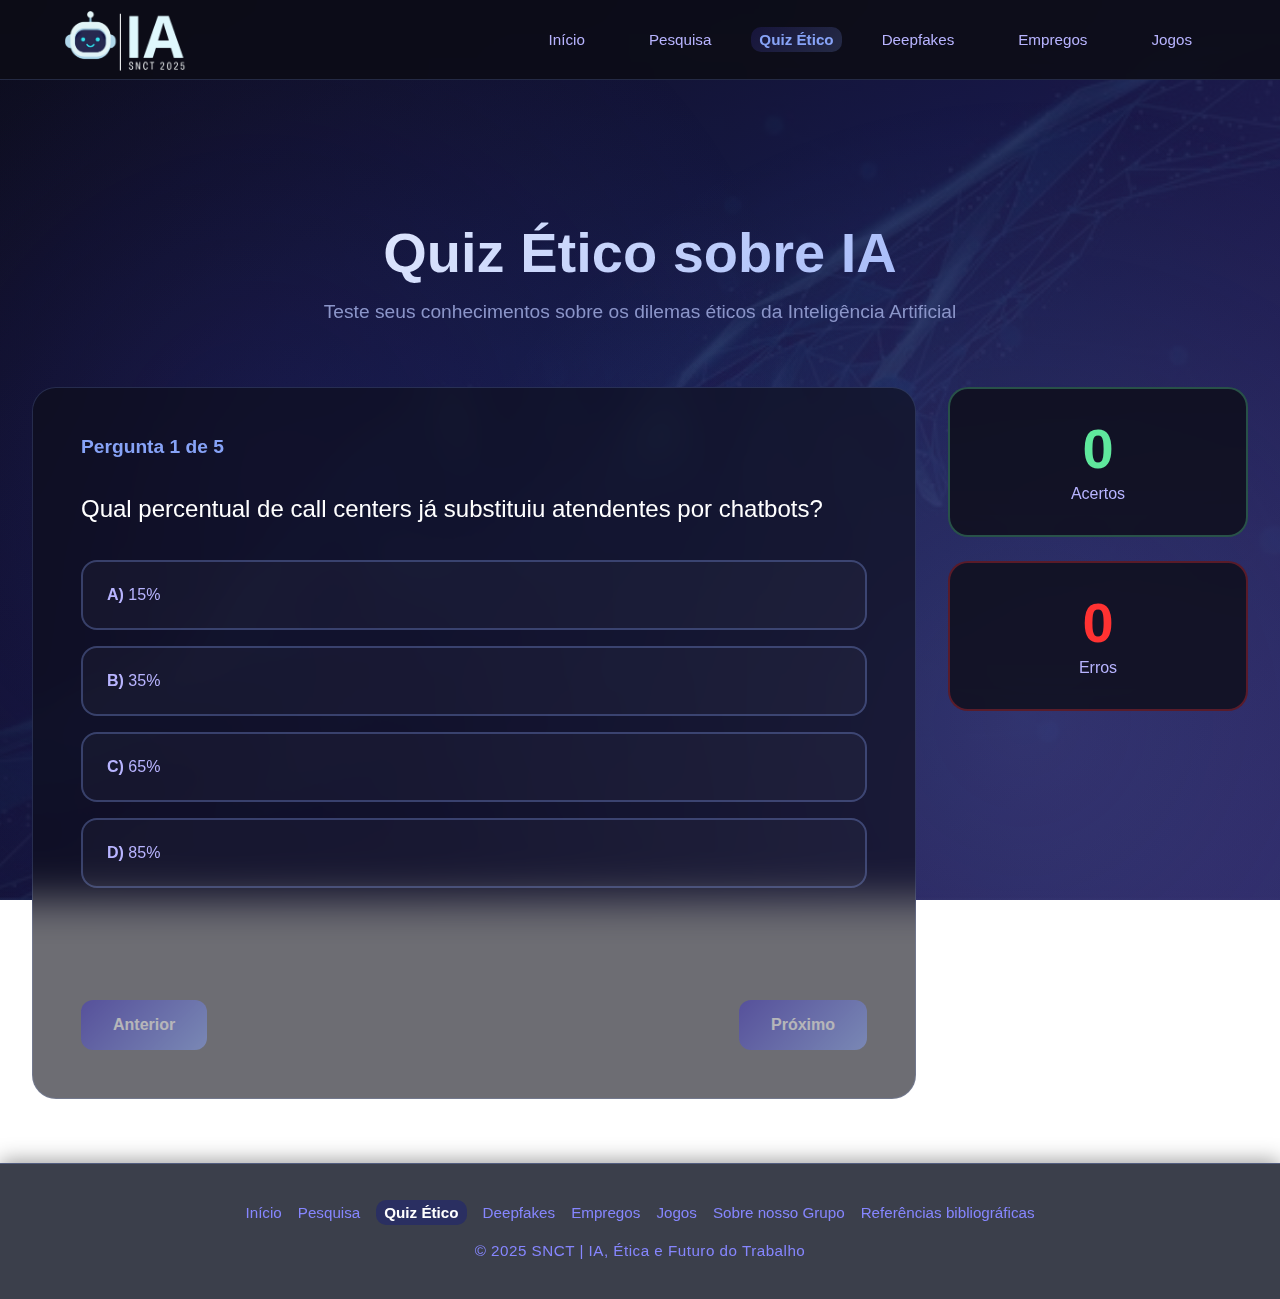
<file: quiz.html>
<!DOCTYPE html>
<html lang="pt-BR">
<head>
    <meta charset="UTF-8">
    <meta name="viewport" content="width=device-width, initial-scale=1.0">
    <title>Quiz Ético | IA, Ética e Futuro</title>
    <link rel="stylesheet" href="pesqui.css">
</head>
<style>
    body {
    font-family: -apple-system, BlinkMacSystemFont, 'Segoe UI', Roboto, 'Helvetica Neue', Arial, sans-serif;
    background: linear-gradient(135deg, rgba(12, 12, 22, 0.95) 0%, rgba(26, 24, 69, 0.85) 50%, rgba(45, 39, 100, 0.95) 100%),
                url('./imagens/image.png');
    background-size: cover;
    background-position: center;
    background-attachment: fixed;
    background-repeat: no-repeat;
    color: var(--text-white);
    min-height: 100vh;
    position: relative;
    overflow-x: hidden;
    }

    body::before {
    content: '';
    position: fixed;
    top: 0;
    left: 0;
    width: 100%;
    height: 100%;
    background: 
        radial-gradient(circle at 20% 50%, rgba(65, 54, 195, 0.15) 0%, transparent 50%),
        radial-gradient(circle at 80% 80%, rgba(135, 163, 247, 0.15) 0%, transparent 50%);
    pointer-events: none;
    z-index: 0;
}

</style>
<body>
    <header>
<div class="logo">
    <img src="./imagens/logo.png" alt="SNCT 2025" />
</div>
        <nav>
            <ul>
                <li><a href="index.html">Início</a></li>
                <li><a href="pesqui.html">Pesquisa</a></li>
                <li><a href="quiz.html" class="active">Quiz Ético</a></li>
                <li><a href="ia.html">Deepfakes</a></li>
                <li><a href="emprego.html">Empregos</a></li>
                <li><a href="det.html">Jogos</a></li>
            </ul>
        </nav>
    </header>

    <div class="container">
        <div class="header">
            <h1>Quiz Ético sobre IA</h1>
            <p style="color: #8b95c9; font-size: 1.2rem;">Teste seus conhecimentos sobre os dilemas éticos da Inteligência Artificial</p>
        </div>

        <div class="quiz-layout">
            <div class="quiz-container" id="quizContainer">
            </div>

            <div class="score-sidebar">
                <div class="score-card correct-card">
                    <div class="score-number" id="correctScore">0</div>
                    <div class="score-label">Acertos</div>
                </div>
                <div class="score-card wrong-card">
                    <div class="score-number" id="wrongScore">0</div>
                    <div class="score-label">Erros</div>
                </div>
            </div>
        </div>

        <div class="result-screen" id="resultScreen">
            <h2 style="color: #00d9ff; font-size: 2.5rem; margin-bottom: 2rem;">Quiz Finalizado!</h2>
            <div class="result-score" id="finalScore">0/5</div>
            <div class="result-message" id="resultMessage"></div>
            <div class="prize-message" id="prizeMessage" style="display: none;">
                PARABÉNS! Você acertou todas as perguntas!
            </div>
            <button class="btn" onclick="location.reload()">Tentar Novamente</button>
            <button class="btn" onclick="location.href='quiz.html'" style="background: linear-gradient(135deg, #7b2ff7 0%, #00d9ff 100%); margin-left: 1rem;">Voltar ao Início</button>
        </div>
    </div>

       
<footer>
  <ul>
    <li><a href="index.html">Início</a></li>
    <li><a href="pesqui.html">Pesquisa</a></li>
    <li><a href="quiz.html">Quiz Ético</a></li>
    <li><a href="ia.html">Deepfakes</a></li>
    <li><a href="emprego.html">Empregos</a></li>
    <li><a href="det.html">Jogos</a></li>
    <li><a href="sobre.html">Sobre nosso Grupo</a></li>
    <li><a href="fontes.html">Referências bibliográficas</a></li>
  </ul>
  <p>© 2025 SNCT | IA, Ética e Futuro do Trabalho</p>
</footer>
<script src="./src/js/quiz.js"></script>
<script src="./src/js/fotter.js"></script>
</body>
</html>

    </body>
</html
</file>
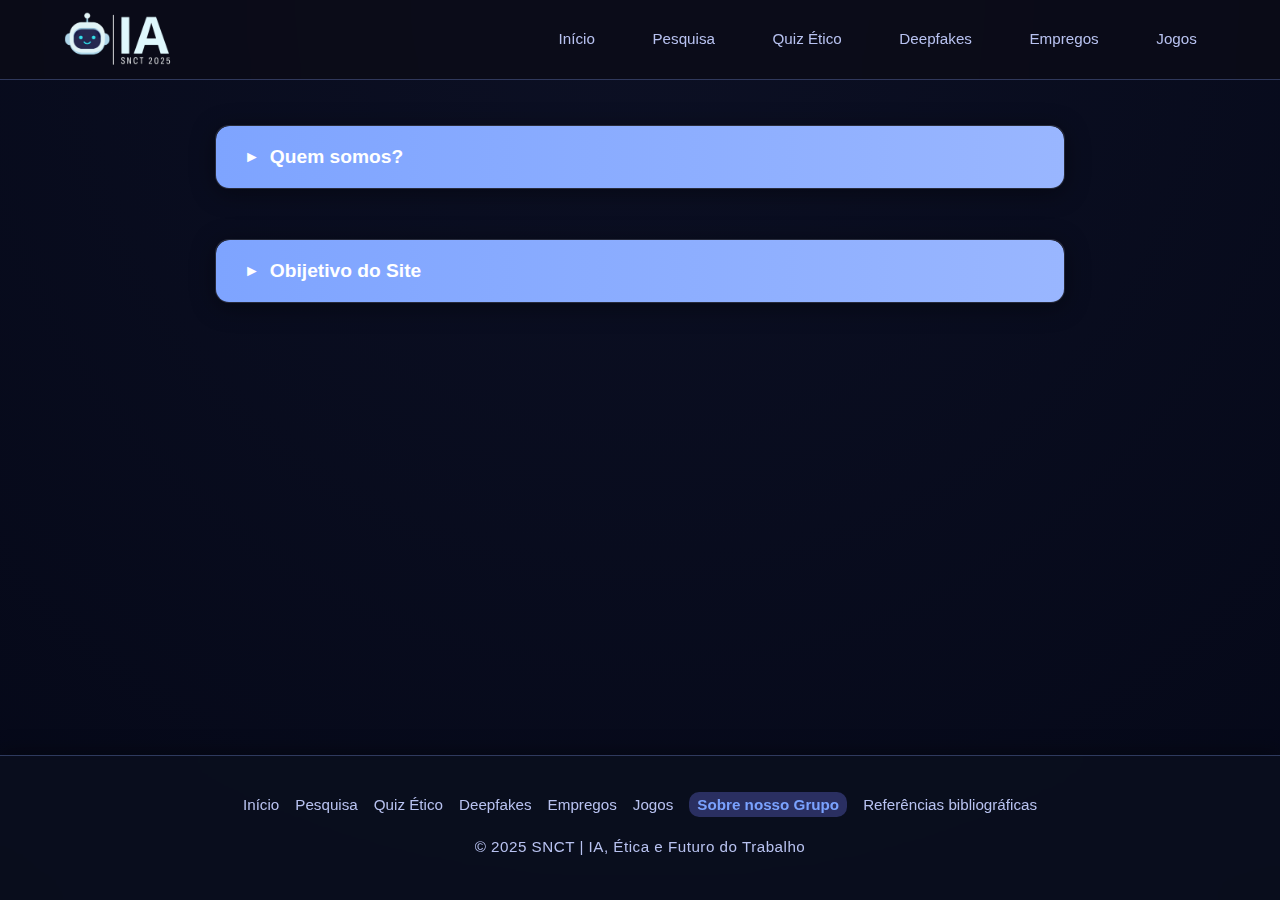
<file: sobre.html>
<!DOCTYPE html>
<html lang="en">
<head>
    <meta charset="UTF-8">
    <meta name="viewport" content="width=device-width, initial-scale=1.0">
    <title>Document</title>
    <link rel="stylesheet" href="./css a toa/sobre.css">
</head>
<body>
      <header>
        <div class="logo">
    <img src="./imagens/logo.png" alt="SNCT 2025" />
</div>
        <nav>
            <ul>
                <li><a href="index.html">Início</a></li>
                <li><a href="pesqui.html">Pesquisa</a></li>
                <li><a href="quiz.html">Quiz Ético</a></li>
                <li><a href="ia.html" class="active">Deepfakes</a></li>
                <li><a href="emprego.html">Empregos</a></li>
                <li><a href="det.html">Jogos</a></li>
            </ul>
        </nav>
    </header>
    <details>
  <summary>Quem somos?</summary>
  <fieldset>
    <legend>Sobre nós</legend>
    <p>
      Somos estudantes do 2º ano do curso técnico em Informática. Nosso grupo é composto por: 
      Marcos, Gustavo, Emily, Rafael, Cauã, Thiago, Hícaro e Kaiky. Trabalhamos juntos com o objetivo 
      de desenvolver projetos inovadores e aprimorar nossos conhecimentos na área da tecnologia.
    </p>
  </fieldset>
  <fieldset>
    <legend>De onde somos?</legend>
    <p>
      Somos alunos da FETEC Santo Agostinho, instituição reconhecida pela excelência no ensino técnico. 
      Atualmente, estamos cursando o 2º ano do curso técnico em Informática, onde unimos teoria e prática 
      para construir soluções criativas e relevantes.
    </p>
  </fieldset>
</details>
<details><summary>Obijetivo do Site</summary>
<p>O objetivo deste site é apresentar uma análise crítica sobre o impacto da Inteligência Artificial (IA) no mercado de trabalho, discutindo suas contribuições para a inovação tecnológica e os desafios éticos que surgem com seu uso. Desenvolvido por alunos do curso técnico em Informática da FETEC Santo Agostinho, o projeto busca promover a reflexão sobre como a IA pode transformar positivamente as relações de trabalho, aumentar a eficiência e criar novas oportunidades — sem deixar de lado questões essenciais, como a valorização humana, a privacidade dos dados e a responsabilidade social.
Nosso propósito é incentivar o pensamento crítico e o debate sobre o equilíbrio entre progresso tecnológico e ética profissional, destacando a importância de um uso consciente e responsável da IA no ambiente laboral.</p></details>
<footer>
  <ul>
    <li><a href="index.html">Início</a></li>
    <li><a href="pesqui.html">Pesquisa</a></li>
    <li><a href="quiz.html">Quiz Ético</a></li>
    <li><a href="ia.html">Deepfakes</a></li>
    <li><a href="emprego.html">Empregos</a></li>
    <li><a href="det.html">Jogos</a></li>
    <li><a href="sobre.html">Sobre nosso Grupo</a></li>
    <li><a href="fontes.html">Referências bibliográficas</a></li>
  </ul>
  <p>© 2025 SNCT | IA, Ética e Futuro do Trabalho</p>
</footer>
<script src="./src/js/fotter.js"></script>
</body>
</html>

</body>
</html>
</file>
<file: pesqui.css>
:root {
    /* baseado na galaxy */
    --royal-blue: #4136C3;
    --deep-indigo: #3E3B83;
    --cornflower-blue: #87A3F7;
    --lavender-mist: #E8D7FB;
    --medium-slate-blue: #8686ff;
    --periwinkle: #B8B4FF;
    --columbia-blue: #C9E4F7;
    --rich-black: #0C0C16;
    
    /* fundo */
    --dark-background: #0C0C16;
    --background: #1a1845;
    --background-secondary: #2d2764;
    --background-card: #2A2570;
    
    /* degrade */
    --gradient-start: #4136C3;
    --gradient-mid: #6B5FE8;
    --gradient-end: #87A3F7;
    
    /* corgay */
    --accent-primary: #87A3F7;
    --accent-secondary: #6B5FE8;
    --accent-blue: #4136C3;
    --accent-lavender: #B8B4FF;
    --accent-light: #C9E4F7;
    
    /* texto */
    --text-white: #FFFFFF;
    --text-gray: #B8B4FF;
    --text-light: #E8D7FB;
    --text-muted: #8686ff;
    
    /*certo errado */
    --color-correct: #5FE89D;
    --color-wrong: #ff3232;
    
    /* opacidade */
    --bg-opacity-light: 0.6;
    --bg-opacity-medium: 0.8;
    --bg-opacity-dark: 0.9;
    --border-opacity: 0.2;
    --border-opacity-medium: 0.3;
}

* {
    margin: 0;
    padding: 0;
    box-sizing: border-box;
}


header {
    position: fixed;
    top: 0;
    left: 0;
    width: 100%;
    height: 80px;
    background: rgba(12, 12, 22, var(--bg-opacity-dark));
    backdrop-filter: blur(20px);
    border-bottom: 1px solid rgba(135, 163, 247, var(--border-opacity));
    display: flex;
    align-items: center;
    justify-content: space-between;
    padding: 0 4rem;
    z-index: 1000;
    transition: all 0.3s ease;
}

.logo {
    display: flex;
    align-items: center;
}

.logo img {
    height: 80px; 
    width: auto;
}

nav ul {
    display: flex;
    gap: 1rem;
    list-style: none;
}

nav ul li a {
    color: var(--text-gray);
    text-decoration: none;
    padding: 0.75rem 1.5rem;
    border-radius: 6px;
    transition: all 0.3s ease;
    font-weight: 500;
    font-size: 0.95rem;
    position: relative;
}

nav ul li a::before {
    content: '';
    position: absolute;
    bottom: 0;
    left: 50%;
    transform: translateX(-50%);
    width: 0;
    height: 2px;
    background: linear-gradient(90deg, var(--gradient-start), var(--gradient-end));
    transition: width 0.3s ease;
}

nav ul li a:hover {
    color: var(--accent-primary);
    background: rgba(135, 163, 247, 0.05);
}

nav ul li a:hover::before {
    width: 80%;
}

nav ul li a.active {
    background: linear-gradient(135deg, rgba(65, 54, 195, var(--border-opacity)) 0%, rgba(135, 163, 247, var(--border-opacity)) 100%);
    color: var(--accent-primary);
}

.container {
    max-width: 1400px;
    margin: 0 auto;
    padding: 120px 2rem 4rem;
    position: relative;
    z-index: 1;
}

section {
    max-width: 1400px;
    margin: 0 auto;
    padding: 100px 2rem 4rem;
    position: relative;
    z-index: 1;
}

.header {
    text-align: center; 
    margin-bottom: 4rem;
}

.header h1 {
    font-size: 3.5rem;
    font-weight: 800;
    background: linear-gradient(135deg, var(--text-white) 0%, var(--accent-primary) 100%);
    -webkit-background-clip: text;
    -webkit-text-fill-color: transparent;
    background-clip: text;
    margin-bottom: 1rem;
}

.hero {
    text-align: center;
    padding: 1px 2rem 100px;
    position: relative;
    overflow: hidden;
}

.hero::before {
    content: '';
    position: absolute;
    top: -50%;
    left: 50%;
    transform: translateX(-50%);
    width: 800px;
    height: 800px;
    background: radial-gradient(circle, rgba(65, 54, 195, 0.2) 0%, transparent 70%);
    border-radius: 50%;
    animation: pulse 8s ease-in-out infinite;
}

@keyframes pulse {
    0%, 100% { transform: translateX(-50%) scale(1); opacity: 0.5; }
    50% { transform: translateX(-50%) scale(1.2); opacity: 0.8; }
}

.hero h1 {
    font-size: 4.5rem;
    font-weight: 800;
    background: linear-gradient(135deg, var(--text-white) 0%, var(--accent-primary) 50%, var(--accent-blue) 100%);
    -webkit-background-clip: text;
    -webkit-text-fill-color: transparent;
    background-clip: text;
    margin-bottom: 1.5rem;
    letter-spacing: -2px;
    position: relative;
    z-index: 2;
}

.hero p {
    font-size: 1.5rem;
    color: var(--text-gray);
    margin-bottom: 1rem;
    position: relative;
    z-index: 2;
}

.hero p.bran {
  font-weight: 600;
  transition: transform 0.3s ease;
  color: var(--text-white);
}

.bran:hover {
  transform: translateY(-3px);
}

.hero-subtitle {
    font-size: 1.8rem !important;
    color: var(--text-gray) !important;
    margin-bottom: 3rem !important;
}

.cta-button {
    padding: 1.2rem 3rem;
    font-size: 1.2rem;
    font-weight: 600;
    background: linear-gradient(135deg, var(--gradient-start) 0%, var(--gradient-mid) 100%);
    border: none;
    border-radius: 10px;
    color: white;
    cursor: pointer;
    transition: all 0.4s ease;
    box-shadow: 0 10px 40px rgba(65, 54, 195, 0.4);
    position: relative;
    z-index: 2;
}

.cta-button:hover {
    transform: translateY(-3px);
    box-shadow: 0 15px 50px rgba(65, 54, 195, 0.6);
}

.pes img {
    height: 25px; 
    width: auto;
}

/* Section Titles */
.section-title {
    font-size: 3rem;
    font-weight: 700;
    text-align: center;
    margin-bottom: 1rem;
    background: linear-gradient(135deg, var(--text-white) 0%, var(--accent-primary) 100%);
    -webkit-background-clip: text;
    -webkit-text-fill-color: transparent;
    background-clip: text;
}

/* Search Container */
.search-container {
    background: rgba(12, 12, 22, var(--bg-opacity-light));
    backdrop-filter: blur(20px);
    border: 1px solid rgba(135, 163, 247, var(--border-opacity));
    padding: 3rem;
    margin-top: 4rem;
}

.search-box {
    display: flex;
    gap: 1rem;
    max-width: 800px;
    margin: 0 auto 3rem;
}

.search-input {
    flex: 1;
    padding: 1.2rem 1.5rem;
    background: rgba(255, 255, 255, 0.05);
    border: 2px solid rgba(135, 163, 247, var(--border-opacity-medium));
    border-radius: 50px;
    color: white;
    font-size: 1rem;
    transition: all 0.3s ease;
}

.search-input:focus {
    outline: none;
    border-color: var(--accent-primary);
    background: rgba(255, 255, 255, 0.08);
    box-shadow: 0 0 30px rgba(135, 163, 247, var(--border-opacity));
}

.search-button {
    padding: 1.2rem 2.5rem;
    background: linear-gradient(135deg, var(--gradient-start) 0%, var(--gradient-end) 100%);
    border: none;
    border-radius: 50px;
    color: white;
    font-weight: 600;
    cursor: pointer;
    transition: all 0.3s ease;
    font-size: 1rem;
}

.search-button:hover {
    transform: translateY(-2px);
    box-shadow: 0 10px 30px rgba(65, 54, 195, 0.4);
}

/* Results Grid */
.results {
    display: grid;
    grid-template-columns: repeat(auto-fit, minmax(300px, 1fr));
    gap: 2rem;
    margin-top: 3rem;
    opacity: 0;
    transform: translateY(20px);
    transition: all 0.6s ease;
}

.results.show {
    opacity: 1;
    transform: translateY(0);
}

.stat-card {
    background: rgba(26, 24, 69, var(--bg-opacity-medium));
    backdrop-filter: blur(20px);
    border: 2px solid rgba(135, 163, 247, var(--border-opacity-medium));
    border-radius: 8px;
    padding: 2rem;
    transition: all 0.4s ease;
}

.stat-card:hover {
    transform: translateY(-5px);
    border-color: var(--accent-primary);
    box-shadow: 0 15px 40px rgba(135, 163, 247, var(--border-opacity));
}

.stat-card h3 {
    font-size: 2.5rem;
    color: var(--accent-primary);
    margin-bottom: 1rem;
}

.stat-card strong {
    color: var(--accent-primary);
}

/* Card do Paradoxo centralizado */
.stat-card:nth-child(4) {
    grid-column: 1 / -1;
    max-width: 800px;
    margin: 0 auto;
    width: 100%;
}

.comparison {
    background: rgba(65, 54, 195, 0.15);
    border-left: 4px solid var(--gradient-start);
    padding: 1rem;
    margin-top: 1.5rem;
    border-radius: 8px;
    font-size: 0.95rem;
}

.conteudo {
    background: rgba(12, 12, 22, var(--bg-opacity-light));
    backdrop-filter: blur(20px);
    border: 1px solid rgba(135, 163, 247, var(--border-opacity));
    border-radius: 24px;
    padding: 3rem;
    margin-top: 4rem;
}

.conteudo h2 {
    color: var(--accent-primary);
    font-size: 2rem;
    margin-bottom: 1.5rem;
}

.conteudo p {
    color: var(--text-gray);
    line-height: 1.8;
    margin-bottom: 1rem;
}

.content-area {
    background: rgba(12, 12, 22, var(--bg-opacity-light));
    backdrop-filter: blur(20px);
    border: 1px solid rgba(135, 163, 247, var(--border-opacity));
    border-radius: 24px;
    padding: 3rem;
    margin-top: 4rem;
}

.content-area h2 {
    color: var(--accent-primary);
    font-size: 2rem;
    margin-bottom: 1.5rem;
}

.content-area p {
    color: var(--text-gray);
    line-height: 1.8;
    margin-bottom: 1rem;
}

/* Quiz Layout */
.quiz-layout {
    display: grid;
    grid-template-columns: 1fr 300px;
    gap: 2rem;
    align-items: start;
}

.quiz-container {
    background: rgba(12, 12, 22, var(--bg-opacity-light));
    backdrop-filter: blur(20px);
    border: 1px solid rgba(135, 163, 247, var(--border-opacity));
    border-radius: 24px;
    padding: 3rem;
}

.question-header {
    margin-bottom: 2rem;
}

.question-number {
    font-size: 1.2rem;
    color: var(--accent-primary);
    font-weight: 600;
}

.question-text {
    font-size: 1.5rem;
    color: var(--text-white);
    margin-bottom: 2rem;
    line-height: 1.6;
}

.options {
    display: flex;
    flex-direction: column;
    gap: 1rem;
    margin-bottom: 2rem;
}

.option {
    background: rgba(255, 255, 255, 0.03);
    border: 2px solid rgba(135, 163, 247, var(--border-opacity-medium));
    border-radius: 16px;
    padding: 1.5rem;
    cursor: pointer;
    transition: all 0.3s ease;
    color: var(--text-gray);
}

.option:hover {
    background: rgba(65, 54, 195, 0.15);
    border-color: var(--gradient-start);
    transform: translateX(10px);
}

.option.selected {
    border-color: var(--accent-primary);
    background: rgba(135, 163, 247, 0.1);
}

.option.correct {
    border-color: var(--color-correct);
    background: rgba(95, 232, 157, 0.1);
}

.option.wrong {
    border-color: var(--color-wrong);
    background: rgba(255, 50, 50, 0.1);
}

.explanation {
    background: rgba(65, 54, 195, 0.15);
    border-left: 4px solid var(--gradient-start);
    border-radius: 12px;
    padding: 1.5rem;
    margin-bottom: 2rem;
    opacity: 0;
    max-height: 0;
    overflow: hidden;
    transition: all 0.5s ease;
}

.explanation.show {
    opacity: 1;
    max-height: 500px;
    margin-top: 2rem;
}

.explanation h4 {
    color: var(--accent-primary);
    margin-bottom: 0.5rem;
}

.explanation p {
    color: var(--text-gray);
    line-height: 1.6;
}

.navigation {
    display: flex;
    justify-content: space-between;
    gap: 1rem;
}

.btn {
    padding: 1rem 2rem;
    background: linear-gradient(135deg, var(--gradient-start) 0%, var(--gradient-end) 100%);
    border: none;
    border-radius: 12px;
    color: white;
    font-weight: 600;
    cursor: pointer;
    transition: all 0.3s ease;
    font-size: 1rem;
}

.btn:hover:not(:disabled) {
    transform: translateY(-2px);
    box-shadow: 0 10px 30px rgba(65, 54, 195, 0.4);
}

.btn:disabled {
    opacity: 0.5;
    cursor: not-allowed;
}

.score-sidebar {
    position: sticky;
    top: 100px;
    display: flex;
    flex-direction: column;
    gap: 1.5rem;
}

.score-card {
    background: rgba(12, 12, 22, var(--bg-opacity-medium));
    backdrop-filter: blur(20px);
    border: 2px solid rgba(135, 163, 247, var(--border-opacity-medium));
    border-radius: 20px;
    padding: 2rem;
    text-align: center;
    transition: all 0.3s ease;
}

.score-card:hover {
    transform: translateY(-3px);
    box-shadow: 0 10px 30px rgba(135, 163, 247, var(--border-opacity));
}

.score-card.correct-card {
    border-color: rgba(95, 232, 157, var(--border-opacity-medium));
}

.score-card.wrong-card {
    border-color: rgba(255, 50, 50, var(--border-opacity-medium));
}

.score-card.progress-card {
    border-color: rgba(135, 163, 247, var(--border-opacity-medium));
}

.score-number {
    font-size: 3.5rem;
    font-weight: 800;
    color: var(--accent-primary);
    margin-bottom: 0.5rem;
    line-height: 1;
}

.score-card.correct-card .score-number {
    color: var(--color-correct);
}

.score-card.wrong-card .score-number {
    color: var(--color-wrong);
}

.score-card.progress-card .score-number {
    color: var(--accent-blue);
}

.score-label {
    color: var(--text-gray);
    font-size: 1rem;
    font-weight: 500;
}

.score-board, .score-display {
    display: flex;
    justify-content: center;
    gap: 2rem;
    margin: 3rem 0;
    flex-wrap: wrap;
}

.score-item {
    background: rgba(12, 12, 22, var(--bg-opacity-medium));
    backdrop-filter: blur(20px);
    border: 2px solid rgba(135, 163, 247, var(--border-opacity-medium));
    border-radius: 20px;
    padding: 2rem 3rem;
    text-align: center;
    min-width: 150px;
    transition: all 0.3s ease;
}

.score-item:hover {
    transform: translateY(-3px);
    box-shadow: 0 10px 30px rgba(135, 163, 247, var(--border-opacity));
}

.score-item:nth-child(2) {
    border-color: rgba(255, 50, 50, var(--border-opacity-medium));
}

.score-item:nth-child(3) {
    border-color: rgba(65, 54, 195, var(--border-opacity-medium));
}

.score-item:nth-child(2) .score-number {
    color: var(--color-wrong);
}

.score-item:nth-child(3) .score-number {
    color: var(--accent-blue);
}

.result-screen, .final-results {
    text-align: center;
    padding: 4rem 2rem;
    display: none;
}

.result-screen.show, .final-results.show {
    display: block;
}

.result-score, .final-score {
    font-size: 5rem;
    font-weight: 800;
    background: linear-gradient(135deg, var(--accent-primary) 0%, var(--accent-blue) 100%);
    -webkit-background-clip: text;
    -webkit-text-fill-color: transparent;
    background-clip: text;
    margin: 2rem 0;
}

.result-message {
    font-size: 1.8rem;
    color: var(--text-gray);
    margin-bottom: 3rem;
}

.prize-message {
    background: linear-gradient(135deg, rgba(95, 232, 157, 0.1) 0%, rgba(65, 54, 195, 0.1) 100%);
    border: 2px solid var(--color-correct);
    border-radius: 20px;
    padding: 2rem;
    margin: 2rem auto;
    max-width: 600px;
    font-size: 1.3rem;
    color: var(--color-correct);
    line-height: 1.8;
}

/* Deepfakes / Gallery Styles */
.gallery-grid {
    display: grid;
    grid-template-columns: repeat(auto-fill, minmax(300px, 1fr));
    gap: 2rem;
    margin-top: 3rem;
}

.image-card {
    background: rgba(12, 12, 22, var(--bg-opacity-medium));
    backdrop-filter: blur(20px);
    border: 2px solid rgba(135, 163, 247, var(--border-opacity-medium));
    border-radius: 20px;
    overflow: hidden;
    transition: all 0.4s ease;
}

.image-card:hover {
    transform: translateY(-5px);
    border-color: var(--accent-primary);
    box-shadow: 0 15px 40px rgba(135, 163, 247, var(--border-opacity));
}

.image-card.voted {
    opacity: 0.9;
}

.image-card.correct {
    border-color: var(--color-correct);
    box-shadow: 0 10px 30px rgba(95, 232, 157, 0.3);
}

.image-card.wrong {
    border-color: var(--color-wrong);
    box-shadow: 0 10px 30px rgba(255, 50, 50, 0.3);
}

.image-placeholder {
    aspect-ratio: 1;
    background: rgba(0, 0, 0, 0.3);
    display: flex;
    align-items: center;
    justify-content: center;
    flex-direction: column;
    padding: 2rem;
    position: relative;
}

.image-number {
    position: absolute;
    top: 1rem;
    left: 1rem;
    background: rgba(65, 54, 195, var(--bg-opacity-medium));
    padding: 0.5rem 1rem;
    border-radius: 8px;
    font-weight: 700;
    color: white;
}

.vote-buttons {
    display: grid;
    grid-template-columns: 1fr 1fr;
    gap: 0;
}

.vote-btn {
    padding: 1.2rem;
    border: none;
    background: rgba(255, 255, 255, 0.03);
    color: white;
    font-weight: 600;
    cursor: pointer;
    transition: all 0.3s ease;
    font-size: 1rem;
}

.vote-btn.real {
    border-right: 1px solid rgba(135, 163, 247, var(--border-opacity-medium));
    color: var(--color-correct);
}

.vote-btn.fake {
    color: var(--color-wrong);
}

.vote-btn:hover:not(:disabled) {
    background: rgba(255, 255, 255, 0.08);
}

.vote-btn:disabled {
    cursor: not-allowed;
    opacity: 0.5;
}

.reveal-info {
    padding: 1.5rem;
    background: rgba(0, 0, 0, 0.4);
    opacity: 0;
    max-height: 0;
    overflow: hidden;
    transition: all 0.5s ease;
}

.reveal-info.show {
    opacity: 1;
    max-height: 300px;
}

.reveal-info.correct {
    background: rgba(95, 232, 157, 0.1);
    border-top: 2px solid var(--color-correct);
}

.reveal-info.wrong {
    background: rgba(255, 50, 50, 0.1);
    border-top: 2px solid var(--color-wrong);
}

/* Footer */
footer {
    background: rgba(12, 12, 22, var(--bg-opacity-medium));
    border-top: 1px solid rgba(135, 163, 247, var(--border-opacity));
    padding: 4rem 2rem;
    text-align: center;
    margin-top: 6rem;
}

/* Responsivo */
@media (max-width: 1024px) {
    .quiz-layout {
        grid-template-columns: 1fr;
    }

    .score-sidebar {
        position: static;
        flex-direction: row;
        justify-content: center;
        order: -1;
    }

    .score-card {
        flex: 1;
        min-width: 120px;
    }

    .score-number {
        font-size: 2.5rem;
    }
}

@media (max-width: 768px) {
    header {
        padding: 0 1.5rem;
    }

    .logo {
        font-size: 1.2rem;
    }

    nav ul {
        gap: 0.5rem;
    }

    nav ul li a {
        padding: 0.5rem 1rem;
        font-size: 0.85rem;
    }

    .hero h1 {
        font-size: 2.5rem;
    }

    .hero p {
        font-size: 1.1rem;
    }

    .section-title {
        font-size: 2rem;
    }

    .header h1 {
        font-size: 2.5rem;
    }

    .quiz-container {
        padding: 2rem;
    }

    .question-text {
        font-size: 1.2rem;
    }

    .search-box {
        flex-direction: column;
    }

    .score-board, .score-display {
        flex-direction: column;
        align-items: center;
    }

    .score-sidebar {
        flex-direction: column;
    }

    .results {
        grid-template-columns: 1fr;
    }

    .stat-card h3 {
        font-size: 2rem;
    }

    .gallery-grid {
        grid-template-columns: 1fr;
    }
}
.carousel-section {
    position: relative !important; /* ✅ Mantém relative */
    top: 0 !important; /* ⬅️ MUDE de 20px para 0 */
    left: 0 !important;
    right: 0 !important;
    width: 100vw !important;
    max-width: none !important;
    padding: 0 !important;
    margin: 0 !important;
    margin-top: 80px !important; /* ⬅️ ADICIONE ISSO (altura do header) */
    z-index: 999;
    background: rgba(12, 12, 22, 0.95);
    backdrop-filter: blur(20px);
    border-bottom: 1px solid rgba(135, 163, 247, var(--border-opacity));
}

.carousel-container {
    position: relative;
    background: transparent;
    backdrop-filter: none;
    border: none;
    border-radius: 0;
    overflow: hidden;
    min-height: 300px;
    max-height: 300px;
    width: 100% !important;
    max-width: none !important;
}

.carousel-slide {
    position: absolute;
    top: 0;
    left: 0;
    width: 100%;
    height: 100%;
    opacity: 0;
    transform: translateX(100%);
    transition: all 0.8s cubic-bezier(0.4, 0, 0.2, 1);
    padding: 2rem 4rem;
    display: flex;
    align-items: center;
    justify-content: center;
}

.carousel-slide.active {
    opacity: 1;
    transform: translateX(0);
    position: relative;
}

.carousel-slide.exit-left {
    transform: translateX(-100%);
    opacity: 0;
}

.slide-content {
    max-width: 1400px;
    width: 100%;
    margin: 0 auto;
    padding: 0 2rem;
}

.slide-tag {
    display: inline-block;
    background: linear-gradient(135deg, var(--gradient-start) 0%, var(--gradient-end) 100%);
    padding: 0.4rem 1.2rem;
    border-radius: 50px;
    font-size: 0.75rem;
    font-weight: 600;
    margin-bottom: 0.8rem;
    text-transform: uppercase;
    letter-spacing: 1px;
}

.slide-content h2 {
    font-size: 2rem;
    font-weight: 800;
    color: var(--text-white);
    margin-bottom: 0.8rem;
    line-height: 1.2;
}

.slide-content p {
    font-size: 1rem;
    color: var(--text-gray);
    line-height: 1.6;
    margin-bottom: 1rem;
}

.highlight {
    color: var(--accent-primary);
    font-weight: 800;
    font-size: 1.2rem;
}

.carousel-indicators {
    position: absolute;
    bottom: 1rem;
    left: 50%;
    transform: translateX(-50%);
    display: flex;
    gap: 0.8rem;
    z-index: 10;
}

.indicator {
    width: 10px;
    height: 10px;
    border-radius: 50%;
    background: rgba(255, 255, 255, 0.3);
    cursor: pointer;
    transition: all 0.3s ease;
}

.indicator.active {
    background: var(--accent-primary);
    width: 35px;
    border-radius: 5px;
}

.indicator:hover {
    background: rgba(255, 255, 255, 0.6);
}

body {
    padding-top: 100px; /* Padrão para todas as páginas (header) */
    overflow-x: hidden;
}

/* Página com carrossel precisa de mais espaço */
body.has-carousel {
    padding-top: 380px; /* Header (80px) + Carrossel (300px) */
}

/* Se você tiver .container ou section com max-width, NÃO AFETA o carrossel */
.container,
section:not(.carousel-section) {
    max-width: 1400px;
    margin: 0 auto;
}

@media (max-width: 768px) {
    .carousel-section {
        top: 80px !important;
    }
    
    .carousel-container {
        min-height: 330px;
        max-height: 330px;
    }
    
    .carousel-slide {
        padding: 1.5rem 1rem;
    }
    
    .slide-content {
        padding: 0 1rem;
    }
    
    .slide-content h2 {
        font-size: 1.3rem;
    }
    
    .slide-content p {
        font-size: 0.9rem;
    }
    
    .slide-content > div {
        font-size: 0.95rem;
    }
    
    .highlight {
        font-size: 1rem;
    }
    
    body {
        padding-top: 410px;
    }
}

.counter-grid {
    display: grid;
    grid-template-columns: repeat(auto-fit, minmax(300px, 1fr));
    gap: 2rem;
    margin-top: 3rem;
}

.counter-card {
    background: rgba(12, 12, 22, var(--bg-opacity-medium));
    backdrop-filter: blur(20px);
    border: 2px solid rgba(135, 163, 247, var(--border-opacity-medium));
    border-radius: 20px;
    padding: 2.5rem;
    text-align: center;
    transition: all 0.4s ease;
    position: relative;
    overflow: hidden;
}

.counter-card::before {
    content: '';
    position: absolute;
    top: 0;
    left: 0;
    width: 100%;
    height: 4px;
    background: linear-gradient(90deg, var(--gradient-start), var(--gradient-end));
    transform: scaleX(0);
    animation: loadBar 3s ease-in-out infinite;
}

@keyframes loadBar {
    0%, 100% { transform: scaleX(0); transform-origin: left; }
    50% { transform: scaleX(1); transform-origin: left; }
    51% { transform-origin: right; }
    100% { transform: scaleX(0); transform-origin: right; }
}

.counter-card:hover {
    transform: translateY(-5px) scale(1.02);
    border-color: var(--accent-primary);
    box-shadow: 0 20px 50px rgba(135, 163, 247, 0.3);
}

.counter-icon {
    font-size: 3.5rem;
    margin-bottom: 1rem;
    animation: float 3s ease-in-out infinite;
}

@keyframes float {
    0%, 100% { transform: translateY(0); }
    50% { transform: translateY(-10px); }
}

.counter-number {
    font-size: 2.5rem; 
    font-weight: 800;
    background: linear-gradient(135deg, var(--accent-primary) 0%, var(--accent-blue) 100%);
    -webkit-background-clip: text;
    -webkit-text-fill-color: transparent;
    background-clip: text;
    margin: 1rem 0;
    font-variant-numeric: tabular-nums;
    line-height: 1;
}

.counter-label {
    font-size: 1.2rem;
    color: var(--text-white);
    font-weight: 600;
    margin-bottom: 0.5rem;
}

.counter-sublabel {
    font-size: 0.9rem;
    color: var(--text-gray);
    opacity: 0.8;
}

.counter-footer {
    margin-top: 4rem;
    text-align: center;
    padding: 2rem;
    background: rgba(255, 50, 50, 0.1);
    border: 2px solid rgba(255, 50, 50, 0.3);
    border-radius: 16px;
}

.counter-footer p {
    font-size: 1.2rem;
    color: var(--color-wrong);
    font-weight: 600;
}

@media (max-width: 768px) {
    .counter-number {
        font-size: 2rem; 
    }
    
    .counter-icon {
        font-size: 2.5rem;
    }
}

.job-checker {
    max-width: 900px;
    margin: 0 auto;
}

.job-input-container {
    display: flex;
    gap: 1rem;
    margin-bottom: 3rem;
}

.job-input {
    flex: 1;
    padding: 1.5rem 2rem;
    background: rgba(255, 255, 255, 0.05);
    border: 2px solid rgba(135, 163, 247, var(--border-opacity-medium));
    border-radius: 16px;
    color: white;
    font-size: 1.1rem;
    transition: all 0.3s ease;
}

.job-input:focus {
    outline: none;
    border-color: var(--accent-primary);
    background: rgba(255, 255, 255, 0.08);
    box-shadow: 0 0 30px rgba(135, 163, 247, 0.2);
}

.job-result {
    opacity: 0;
    transform: translateY(20px);
    transition: all 0.6s ease;
    margin-bottom: 4rem;
}

.job-result.show {
    opacity: 1;
    transform: translateY(0);
}

.risk-card {
    background: rgba(12, 12, 22, var(--bg-opacity-medium));
    backdrop-filter: blur(20px);
    border: 2px solid rgba(135, 163, 247, var(--border-opacity-medium));
    border-radius: 24px;
    padding: 3rem;
    text-align: center;
}

.risk-level {
    font-size: 1.2rem;
    font-weight: 600;
    margin-bottom: 1rem;
    text-transform: uppercase;
    letter-spacing: 2px;
}

.risk-percentage {
    font-size: 5rem;
    font-weight: 800;
    margin: 1rem 0;
    line-height: 1;
}

.risk-bar-container {
    width: 100%;
    height: 20px;
    background: rgba(255, 255, 255, 0.1);
    border-radius: 10px;
    overflow: hidden;
    margin: 2rem 0;
}

.risk-bar {
    height: 100%;
    border-radius: 10px;
    transition: width 1.5s cubic-bezier(0.4, 0, 0.2, 1);
    width: 0;
}

.risk-description {
    font-size: 1.2rem;
    color: var(--text-gray);
    line-height: 1.8;
    margin: 2rem 0;
}

.risk-timeline {
    background: rgba(65, 54, 195, 0.15);
    border-left: 4px solid var(--accent-primary);
    padding: 1.5rem;
    border-radius: 12px;
    text-align: left;
    margin-top: 2rem;
}

.risk-timeline h4 {
    color: var(--accent-primary);
    margin-bottom: 1rem;
}

.risk-skills {
    margin-top: 2rem;
    padding: 2rem;
    background: rgba(95, 232, 157, 0.1);
    border: 2px solid rgba(95, 232, 157, 0.3);
    border-radius: 16px;
    text-align: left;
}

.risk-skills h4 {
    color: var(--color-correct);
    margin-bottom: 1rem;
}

.risk-skills ul {
    list-style: none;
    padding: 0;
}

.risk-skills li {
    padding: 0.5rem 0;
    color: var(--text-gray);
    padding-left: 1.5rem;
    position: relative;
}

.risk-skills li::before {
    content: '✓';
    position: absolute;
    left: 0;
    color: var(--color-correct);
    font-weight: bold;
}

/* Níveis de risco */
.risk-baixo { color: var(--color-correct); }
.risk-medio { color: #FFD700; }
.risk-alto { color: #FF8C00; }
.risk-critico { color: var(--color-wrong); }

.bg-baixo { background: linear-gradient(90deg, var(--color-correct), #3FD87F); }
.bg-medio { background: linear-gradient(90deg, #FFD700, #FFC700); }
.bg-alto { background: linear-gradient(90deg, #FF8C00, #FF6B00); }
.bg-critico { background: linear-gradient(90deg, var(--color-wrong), #CC0000); }

.job-stats {
    margin-top: 4rem;
    padding: 3rem;
    background: rgba(12, 12, 22, var(--bg-opacity-light));
    border: 1px solid rgba(135, 163, 247, var(--border-opacity));
    border-radius: 24px;
}

.job-stats h3 {
    text-align: center;
    color: var(--accent-primary);
    font-size: 2rem;
    margin-bottom: 2rem;
}

.stats-grid {
    display: grid;
    grid-template-columns: repeat(auto-fit, minmax(200px, 1fr));
    gap: 2rem;
}

.stat-item {
    text-align: center;
    padding: 2rem;
    background: rgba(255, 255, 255, 0.03);
    border-radius: 16px;
    transition: all 0.3s ease;
}

.stat-item:hover {
    transform: translateY(-5px);
    background: rgba(255, 255, 255, 0.06);
}

.stat-number {
    font-size: 3rem;
    font-weight: 800;
    color: var(--accent-primary);
    margin-bottom: 0.5rem;
}

.stat-label {
    color: var(--text-gray);
    font-size: 1rem;
}

@media (max-width: 768px) {
    .job-input-container {
        flex-direction: column;
    }
    
    .risk-percentage {
        font-size: 3.5rem;
    }
}

.bias-game {
    max-width: 900px;
    margin: 0 auto;
}

.game-tabs {
    display: flex;
    gap: 1rem;
    margin-bottom: 2rem;
    border-bottom: 2px solid rgba(135, 163, 247, var(--border-opacity));
}

.tab-btn {
    flex: 1;
    padding: 1.2rem 2rem;
    background: transparent;
    border: none;
    color: var(--text-gray);
    font-size: 1.1rem;
    font-weight: 600;
    cursor: pointer;
    transition: all 0.3s ease;
    border-bottom: 3px solid transparent;
}

.tab-btn:hover {
    color: var(--accent-primary);
}

.tab-btn.active {
    color: var(--accent-primary);
    border-bottom-color: var(--accent-primary);
}

.game-content {
    display: none;
}

.game-content.active {
    display: block;
}

.game-intro {
    background: rgba(65, 54, 195, 0.15);
    border-left: 4px solid var(--accent-primary);
    padding: 2rem;
    border-radius: 12px;
    margin-bottom: 3rem;
}

.game-intro h3 {
    color: var(--accent-primary);
    margin-bottom: 1rem;
    font-size: 1.5rem;
}

.game-intro p {
    color: var(--text-gray);
    line-height: 1.8;
    margin-bottom: 0.5rem;
}

.game-intro .warning {
    color: #FFD700;
    font-weight: 600;
    margin-top: 1rem;
}

.form-container {
    background: rgba(12, 12, 22, var(--bg-opacity-medium));
    backdrop-filter: blur(20px);
    border: 2px solid rgba(135, 163, 247, var(--border-opacity-medium));
    border-radius: 20px;
    padding: 3rem;
    margin-bottom: 2rem;
}

.form-group {
    margin-bottom: 2rem;
}

.form-group label {
    display: block;
    color: var(--text-light);
    font-weight: 600;
    margin-bottom: 0.8rem;
    font-size: 1.1rem;
}

.form-group input[type="text"],
.form-group input[type="number"],
.form-group select,
.form-group textarea {
    width: 100%;
    padding: 1rem 1.5rem;
    background: rgba(255, 255, 255, 0.05);
    border: 2px solid rgba(135, 163, 247, var(--border-opacity-medium));
    border-radius: 12px;
    color: white;
    font-size: 1rem;
    transition: all 0.3s ease;
    font-family: inherit;
}

.form-group input:focus,
.form-group select:focus,
.form-group textarea:focus {
    outline: none;
    border-color: var(--accent-primary);
    background: rgba(255, 255, 255, 0.08);
}

.form-group small {
    display: block;
    color: var(--text-muted);
    font-size: 0.9rem;
    margin-top: 0.5rem;
}

.skills-options {
    display: grid;
    grid-template-columns: repeat(auto-fill, minmax(150px, 1fr));
    gap: 1rem;
}

.checkbox-label {
    display: flex;
    align-items: center;
    gap: 0.8rem;
    padding: 0.8rem;
    background: rgba(255, 255, 255, 0.03);
    border-radius: 8px;
    cursor: pointer;
    transition: all 0.3s ease;
    color: var(--text-gray);
}

.checkbox-label:hover {
    background: rgba(255, 255, 255, 0.08);
}

.checkbox-label input[type="checkbox"] {
    width: 20px;
    height: 20px;
    cursor: pointer;
}

.btn-large {
    width: 100%;
    padding: 1.5rem;
    font-size: 1.2rem;
}

.game-result {
    opacity: 0;
    transform: translateY(20px);
    transition: all 0.6s ease;
    max-height: 0;
    overflow: hidden;
}

.game-result.show {
    opacity: 1;
    transform: translateY(0);
    max-height: 2000px;
}

.result-card {
    background: rgba(12, 12, 22, var(--bg-opacity-medium));
    backdrop-filter: blur(20px);
    border: 3px solid;
    border-radius: 24px;
    padding: 3rem;
    text-align: center;
}

.result-card.aprovado {
    border-color: var(--color-correct);
    background: rgba(95, 232, 157, 0.05);
}

.result-card.rejeitado {
    border-color: var(--color-wrong);
    background: rgba(255, 50, 50, 0.05);
}

.result-status {
    font-size: 4rem;
    margin-bottom: 1rem;
}

.result-title {
    font-size: 2.5rem;
    font-weight: 800;
    margin-bottom: 1rem;
}

.result-card.aprovado .result-title {
    color: var(--color-correct);
}

.result-card.rejeitado .result-title {
    color: var(--color-wrong);
}

.result-score {
    font-size: 3rem;
    font-weight: 800;
    margin: 2rem 0;
}

.result-card.aprovado .result-score {
    background: linear-gradient(135deg, var(--color-correct), #3FD87F);
    -webkit-background-clip: text;
    -webkit-text-fill-color: transparent;
    background-clip: text;
}

.result-card.rejeitado .result-score {
    background: linear-gradient(135deg, var(--color-wrong), #CC0000);
    -webkit-background-clip: text;
    -webkit-text-fill-color: transparent;
    background-clip: text;
}

.result-description {
    font-size: 1.2rem;
    color: var(--text-gray);
    line-height: 1.8;
    margin: 2rem 0;
}

.bias-reveal {
    background: rgba(255, 50, 50, 0.1);
    border: 2px solid var(--color-wrong);
    border-radius: 16px;
    padding: 2rem;
    margin-top: 2rem;
    text-align: left;
}

.bias-reveal h4 {
    color: var(--color-wrong);
    font-size: 1.5rem;
    margin-bottom: 1rem;
    display: flex;
    align-items: center;
    gap: 0.5rem;
}

.bias-list {
    list-style: none;
    padding: 0;
}

.bias-list li {
    padding: 1rem;
    margin: 0.5rem 0;
    background: rgba(0, 0, 0, 0.3);
    border-left: 4px solid var(--color-wrong);
    border-radius: 8px;
    color: var(--text-light);
}

.bias-list li strong {
    color: var(--color-wrong);
}

.real-case {
    background: rgba(65, 54, 195, 0.15);
    border-left: 4px solid var(--accent-primary);
    padding: 1.5rem;
    border-radius: 12px;
    margin-top: 2rem;
    text-align: left;
}

.real-case h4 {
    color: var(--accent-primary);
    margin-bottom: 1rem;
}

.real-case p {
    color: var(--text-gray);
    line-height: 1.8;
}

@media (max-width: 768px) {
    .game-tabs {
        flex-direction: column;
    }
    
    .form-container {
        padding: 1.5rem;
    }
    
    .skills-options {
        grid-template-columns: 1fr;
    }
}

/* Info Box - Instruções do jogo */
.info-box {
    background: rgba(65, 54, 195, 0.15);
    backdrop-filter: blur(20px);
    border: 2px solid rgba(135, 163, 247, var(--border-opacity-medium));
    border-left: 4px solid var(--accent-primary);
    border-radius: 16px;
    padding: 2rem 2.5rem;
    margin-bottom: 3rem;
    transition: all 0.3s ease;
}

.info-box:hover {
    border-color: var(--accent-primary);
    box-shadow: 0 10px 30px rgba(135, 163, 247, 0.2);
    transform: translateY(-2px);
}

.info-box h3 {
    color: var(--accent-primary);
    font-size: 1.5rem;
    font-weight: 700;
    margin-bottom: 1.2rem;
    letter-spacing: 1px;
    text-transform: uppercase;
}

.info-box p {
    color: var(--text-light);
    font-size: 1.05rem;
    line-height: 1.8;
    margin: 0;
}

.info-box strong {
    color: var(--accent-lavender);
    font-weight: 600;
}

/* Warning Box - Avisos sobre perigos */
.warning-box {
    background: rgba(255, 50, 50, 0.08);
    backdrop-filter: blur(20px);
    border: 2px solid rgba(255, 50, 50, 0.3);
    border-left: 4px solid var(--color-wrong);
    border-radius: 16px;
    padding: 2rem 2.5rem;
    margin-top: 4rem;
    transition: all 0.3s ease;
}

.warning-box:hover {
    border-color: var(--color-wrong);
    box-shadow: 0 10px 30px rgba(255, 50, 50, 0.3);
    transform: translateY(-2px);
}

.warning-box h3 {
    color: var(--color-wrong);
    font-size: 1.5rem;
    font-weight: 700;
    margin-bottom: 1.5rem;
    letter-spacing: 1px;
    text-transform: uppercase;
    display: flex;
    align-items: center;
    gap: 0.5rem;
}

.warning-box h3::before {
    content: '⚠️';
    font-size: 1.8rem;
}

.warning-box ul {
    list-style: none;
    padding: 0;
    margin: 0;
}

.warning-box ul li {
    color: var(--text-light);
    font-size: 1.05rem;
    line-height: 1.8;
    padding: 1rem 1.5rem;
    margin-bottom: 0.8rem;
    background: rgba(0, 0, 0, 0.3);
    border-left: 3px solid var(--color-wrong);
    border-radius: 8px;
    transition: all 0.3s ease;
}

.warning-box ul li:hover {
    background: rgba(255, 50, 50, 0.15);
    transform: translateX(5px);
}

.warning-box ul li:last-child {
    margin-bottom: 0;
}

.warning-box ul li strong {
    color: var(--color-wrong);
    font-weight: 700;
    display: block;
    margin-bottom: 0.3rem;
    font-size: 1.1rem;
}

/* Responsividade */
@media (max-width: 768px) {
    .info-box,
    .warning-box {
        padding: 1.5rem;
        margin-left: 0;
        margin-right: 0;
    }
    
    .info-box h3,
    .warning-box h3 {
        font-size: 1.2rem;
    }
    
    .info-box p,
    .warning-box ul li {
        font-size: 0.95rem;
    }
    
    .warning-box ul li {
        padding: 0.8rem 1rem;
    }
}
/* ======= FOOTER ======= */
footer {
  width: 100%;
  background: rgba(10, 15, 30, 0.8);
  border-top: 1px solid rgba(135, 163, 247, 0.3);
  backdrop-filter: blur(20px);
  padding: 40px 20px;
  margin-top: auto;
  display: flex;
  flex-direction: column;
  align-items: center;
  text-align: center;
  gap: 20px;
  box-shadow: 0 -2px 20px rgba(0, 0, 0, 0.4);
}

footer p {
  color: var(--text-muted);
  font-size: 0.95rem;
  letter-spacing: 0.5px;
}

footer ul {
  display: flex;
  flex-wrap: wrap;
  justify-content: center;
  gap: 1rem;
  list-style: none;
  padding: 0;
  margin: 0;
}

footer ul li a {
  color: var(--text-muted);
  text-decoration: none;
  font-weight: 500;
  font-size: 0.95rem;
  transition: color var(--transition), transform var(--transition);
  position: relative;
}

footer ul li a:hover {
  color: var(--accent-hover);
  transform: translateY(-2px);
}

footer ul li a.active {
  color: var(--accent);
  font-weight: 600;
}

/* ======= RESPONSIVO ======= */
@media (max-width: 768px) {
  footer {
    padding: 30px 15px;
    gap: 15px;
  }

  footer ul {
    gap: 0.8rem;
  }

  footer p {
    font-size: 0.85rem;
  }
}
nav a.active,
footer a.active {
  color: #fff;
  background-color: #2a2f61;
  border-radius: 10px;
  padding: 4px 8px;
  font-weight: 600;
}
</file>
<file: css a toa/sobre.css>
/* ======= RESET ======= */
* {
  margin: 0;
  padding: 0;
  box-sizing: border-box;
  font-family: "Poppins", sans-serif;
}

/* ======= VARIÁVEIS ======= */
:root {
  --bg-dark: #060b1a;
  --bg-card: rgba(255, 255, 255, 0.05);
  --accent: #7aa2ff;
  --accent-hover: #96b8ff;
  --text-main: #e6ebff;
  --text-muted: #b8c2f0;
  --blur: 12px;
  --radius: 14px;
  --transition: 0.35s ease;
}

/* ======= BODY ======= */
body {
  background: radial-gradient(circle at top, #0c1024 0%, #050818 100%);
  color: var(--text-main);
  min-height: 100vh;
  display: flex;
  flex-direction: column;
  align-items: center;
  padding-top: 100px;
}

/* ======= DETAILS ======= */
details {
  width: 90%;
  max-width: 850px;
  background: var(--bg-card);
  border-radius: var(--radius);
  margin: 25px 0;
  box-shadow: 0 4px 25px rgba(0, 0, 0, 0.4);
  backdrop-filter: blur(var(--blur));
  overflow: hidden;
  border: 1px solid rgba(255, 255, 255, 0.08);
  transition: transform var(--transition), box-shadow var(--transition);
}

details:hover {
  transform: translateY(-3px);
  box-shadow: 0 0 25px rgba(122, 162, 255, 0.25);
}

/* ======= SUMMARY ======= */
summary {
  cursor: pointer;
  padding: 20px 28px;
  font-size: 1.2rem;
  font-weight: 600;
  background: linear-gradient(90deg, #7ea4ff, #99b6ff);
  color: #fff;
  border-radius: var(--radius) var(--radius) 0 0;
  position: relative;
  display: flex;
  align-items: center;
  gap: 10px;
  transition: background var(--transition);
}

summary:hover {
  background: linear-gradient(90deg, #99b6ff, #7ea4ff);
}

/* ÍCONE DE SETA ANIMADO */
summary::before {
  content: "►";
  font-size: 1rem;
  transition: transform var(--transition);
}

details[open] summary::before {
  transform: rotate(90deg);
  content: "▼";
}

/* ======= CONTEÚDO INTERNO ======= */
details > p,
details > fieldset {
  opacity: 0;
  max-height: 0;
  overflow: hidden;
  transition: all 0.4s ease-in-out;
  padding: 0 28px;
}

details[open] > p,
details[open] > fieldset {
  opacity: 1;
  max-height: 1000px;
  padding: 18px 28px 25px;
}

/* ======= TEXTO INTERNO ======= */
p {
  color: var(--text-muted);
  font-size: 1rem;
  line-height: 1.7;
  text-align: justify;
}

fieldset {
  border: 1px solid rgba(255, 255, 255, 0.12);
  border-radius: 10px;
  margin: 18px 0;
  padding: 15px 20px;
  background: rgba(255, 255, 255, 0.03);
  box-shadow: inset 0 0 12px rgba(255, 255, 255, 0.02);
}

legend {
  font-weight: 600;
  color: var(--accent);
  font-size: 1.1rem;
}

/* ======= RESPONSIVO ======= */
@media (max-width: 768px) {
  summary {
    font-size: 1.05rem;
    padding: 16px 20px;
  }

  p {
    font-size: 0.95rem;
  }

  details {
    width: 95%;
  }
}
header {
  position: fixed;
  top: 0;
  left: 0;
  width: 100%;
  height: 80px;
  background: rgba(12, 12, 22, 0.7);
  backdrop-filter: blur(25px);
  border-bottom: 1px solid rgba(135, 163, 247, 0.3);
  display: flex;
  align-items: center;
  justify-content: space-between;
  padding: 0 4rem;
  z-index: 1000;
}

.logo img {
  height: 70px;
  transition: transform var(--transition);
}

.logo img:hover {
  transform: scale(1.05);
}

/* ======= NAVBAR ======= */
nav ul {
  display: flex;
  gap: 1.2rem;
  list-style: none;
}

nav ul li a {
  color: var(--text-muted);
  text-decoration: none;
  padding: 0.7rem 1.2rem;
  border-radius: var(--radius);
  font-weight: 500;
  font-size: 0.95rem;
  position: relative;
  transition: var(--transition);
}

nav ul li a::after {
  content: "";
  position: absolute;
  bottom: 4px;
  left: 50%;
  transform: translateX(-50%);
  width: 0%;
  height: 2px;
  background: linear-gradient(90deg, var(--accent), var(--accent-hover));
  transition: width var(--transition);
  border-radius: 2px;
}

nav ul li a:hover {
  color: var(--accent-hover);
  background: rgba(135, 163, 247, 0.08);
}

nav ul li a:hover::after {
  width: 70%;
}

nav ul li a.active {
  color: var(--accent);
  background: rgba(135, 163, 247, 0.15);
  font-weight: 600;
}
/* ======= FOOTER ======= */
footer {
  width: 100%;
  background: rgba(10, 15, 30, 0.8);
  border-top: 1px solid rgba(135, 163, 247, 0.3);
  backdrop-filter: blur(20px);
  padding: 40px 20px;
  margin-top: auto;
  display: flex;
  flex-direction: column;
  align-items: center;
  text-align: center;
  gap: 20px;
  box-shadow: 0 -2px 20px rgba(0, 0, 0, 0.4);
}

footer p {
  color: var(--text-muted);
  font-size: 0.95rem;
  letter-spacing: 0.5px;
}

footer ul {
  display: flex;
  flex-wrap: wrap;
  justify-content: center;
  gap: 1rem;
  list-style: none;
  padding: 0;
  margin: 0;
}

footer ul li a {
  color: var(--text-muted);
  text-decoration: none;
  font-weight: 500;
  font-size: 0.95rem;
  transition: color var(--transition), transform var(--transition);
  position: relative;
}

footer ul li a:hover {
  color: var(--accent-hover);
  transform: translateY(-2px);
}

footer ul li a.active {
  color: var(--accent);
  font-weight: 600;
}

/* ======= RESPONSIVO ======= */
@media (max-width: 768px) {
  footer {
    padding: 30px 15px;
    gap: 15px;
  }

  footer ul {
    gap: 0.8rem;
  }

  footer p {
    font-size: 0.85rem;
  }
}
nav a.active,
footer a.active {
  color: #fff;
  background-color: #2a2f61;
  border-radius: 10px;
  padding: 4px 8px;
  font-weight: 600;
}
</file>
